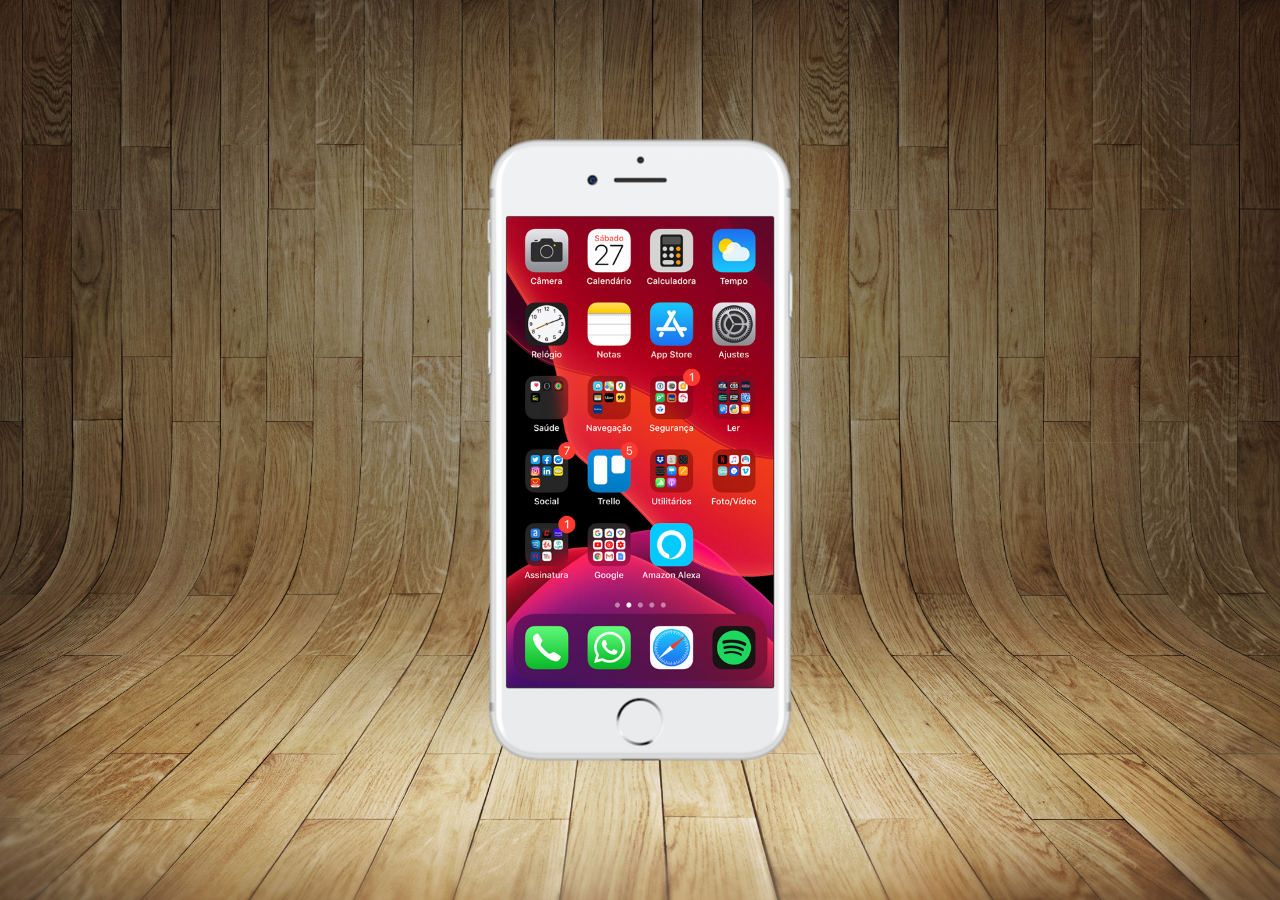
<file: index.html>
<!DOCTYPE html>
<html lang="pt-br">
<head>
    <meta charset="UTF-8">
    <meta name="viewport" content="width=device-width, initial-scale=1.0">
    <title>Projeto Redes Sociais</title>
    <link rel="shortcut icon" href="favicon.ico" type="image/x-icon">
    <link rel="stylesheet" href="estilos/style.css">
</head>
<body>
    <main>
        <section id="telefone">
            <iframe src="home.html" name="tela" id="tela" frameborder="0"></iframe>
        </section>
        <section id="redes-sociais">

        </section>
    </main>
</body>
</html>
</file>
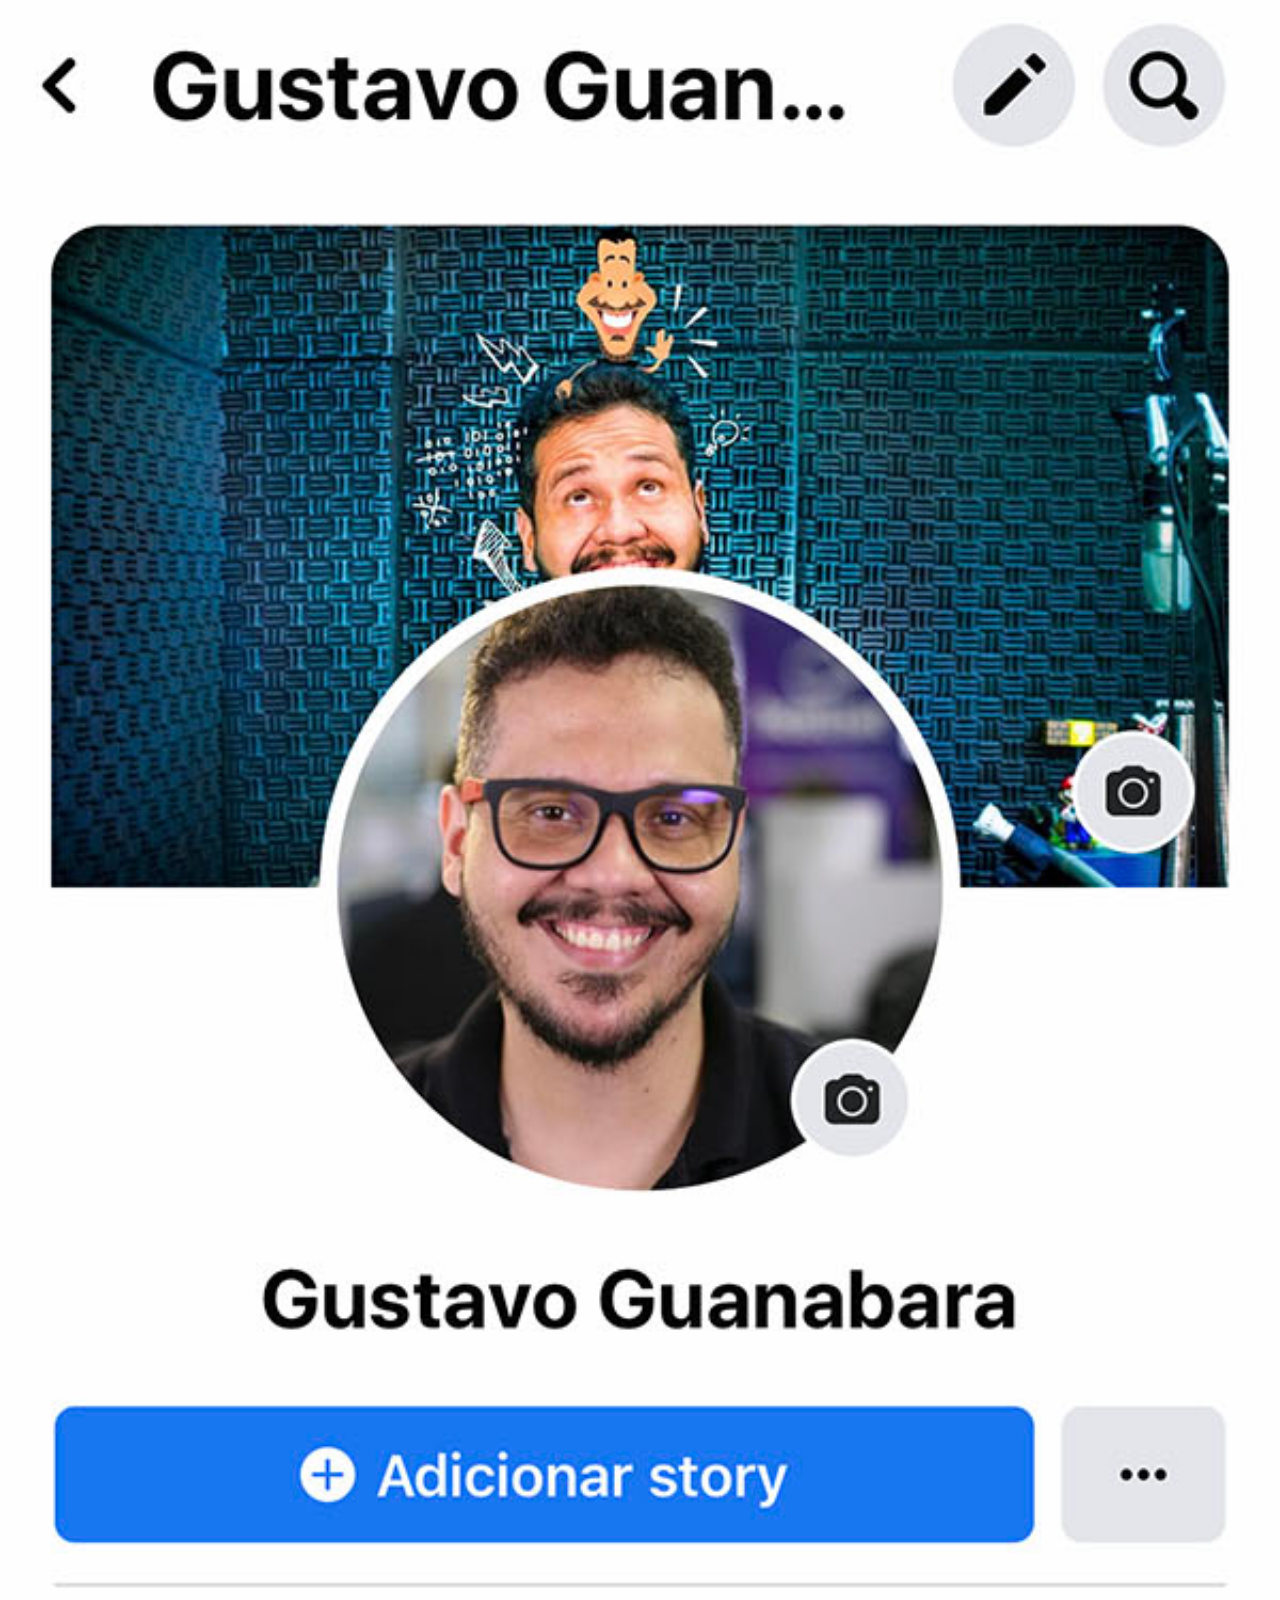
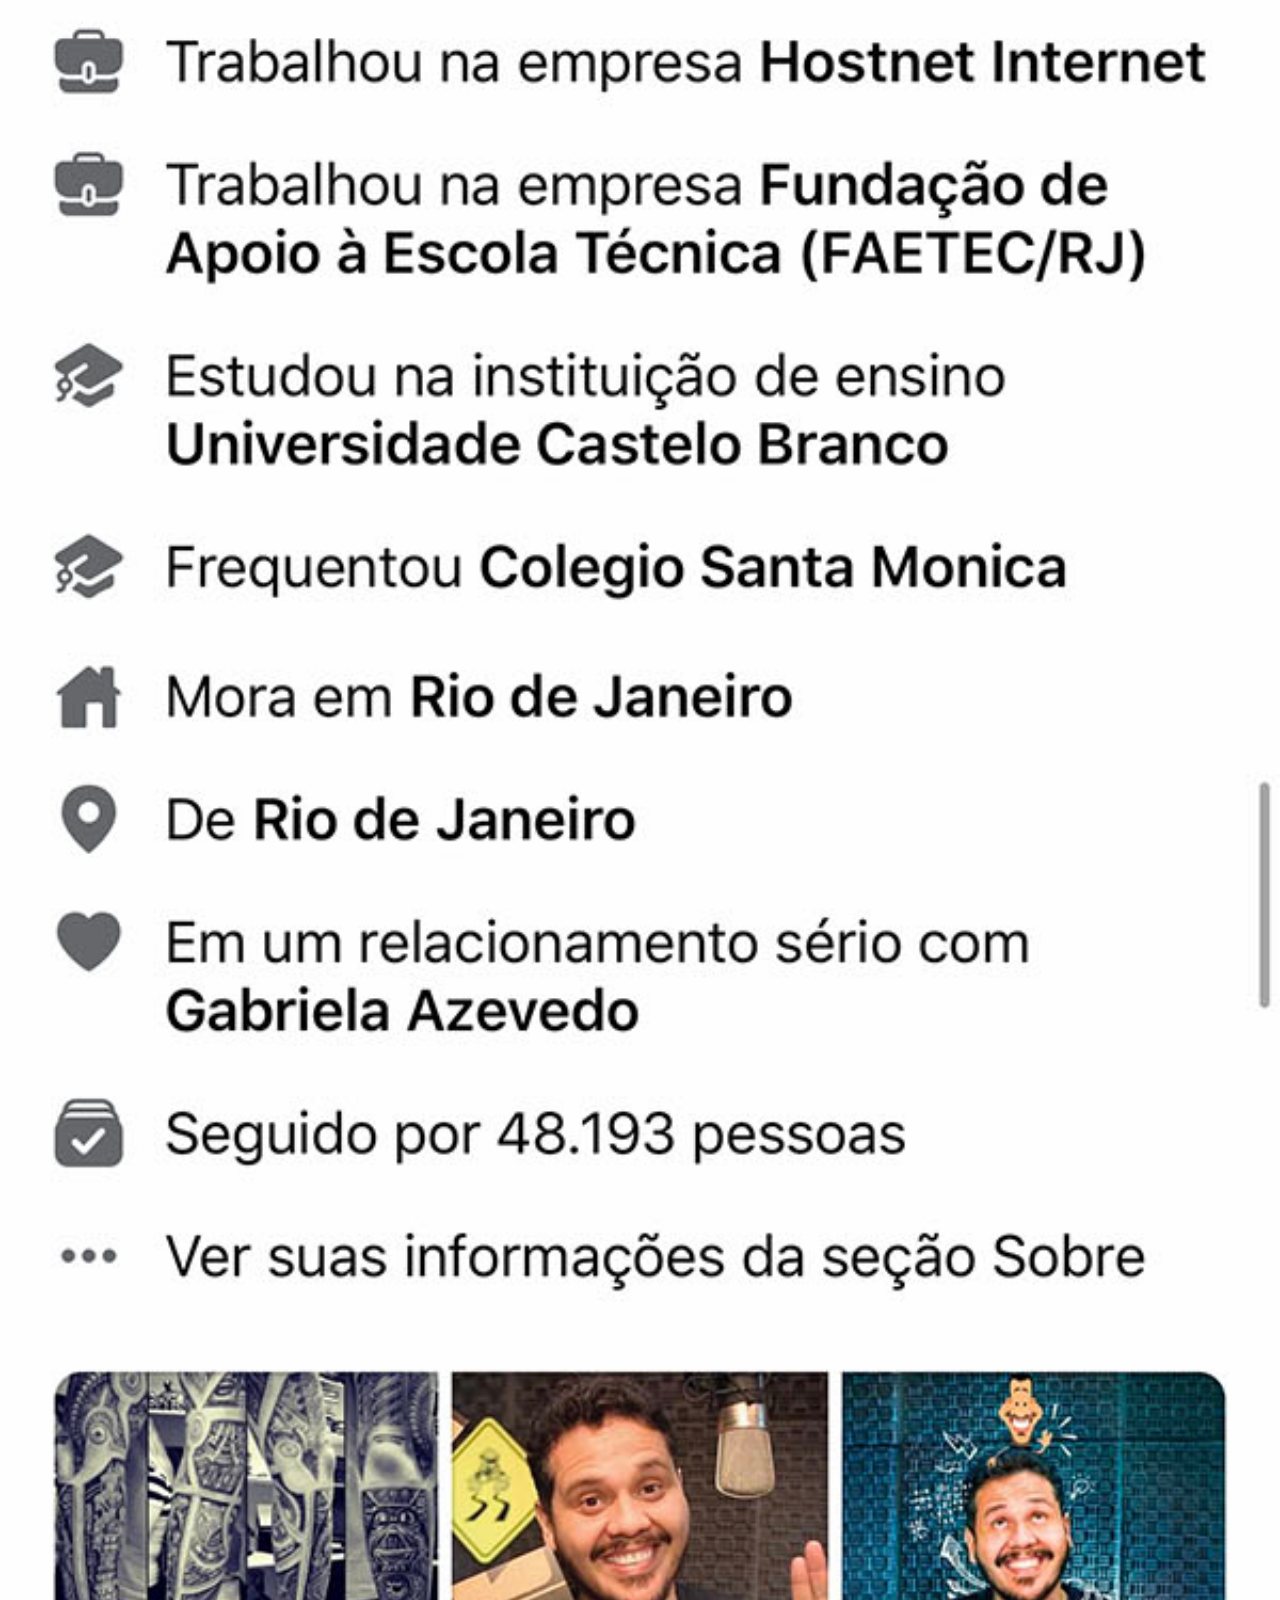
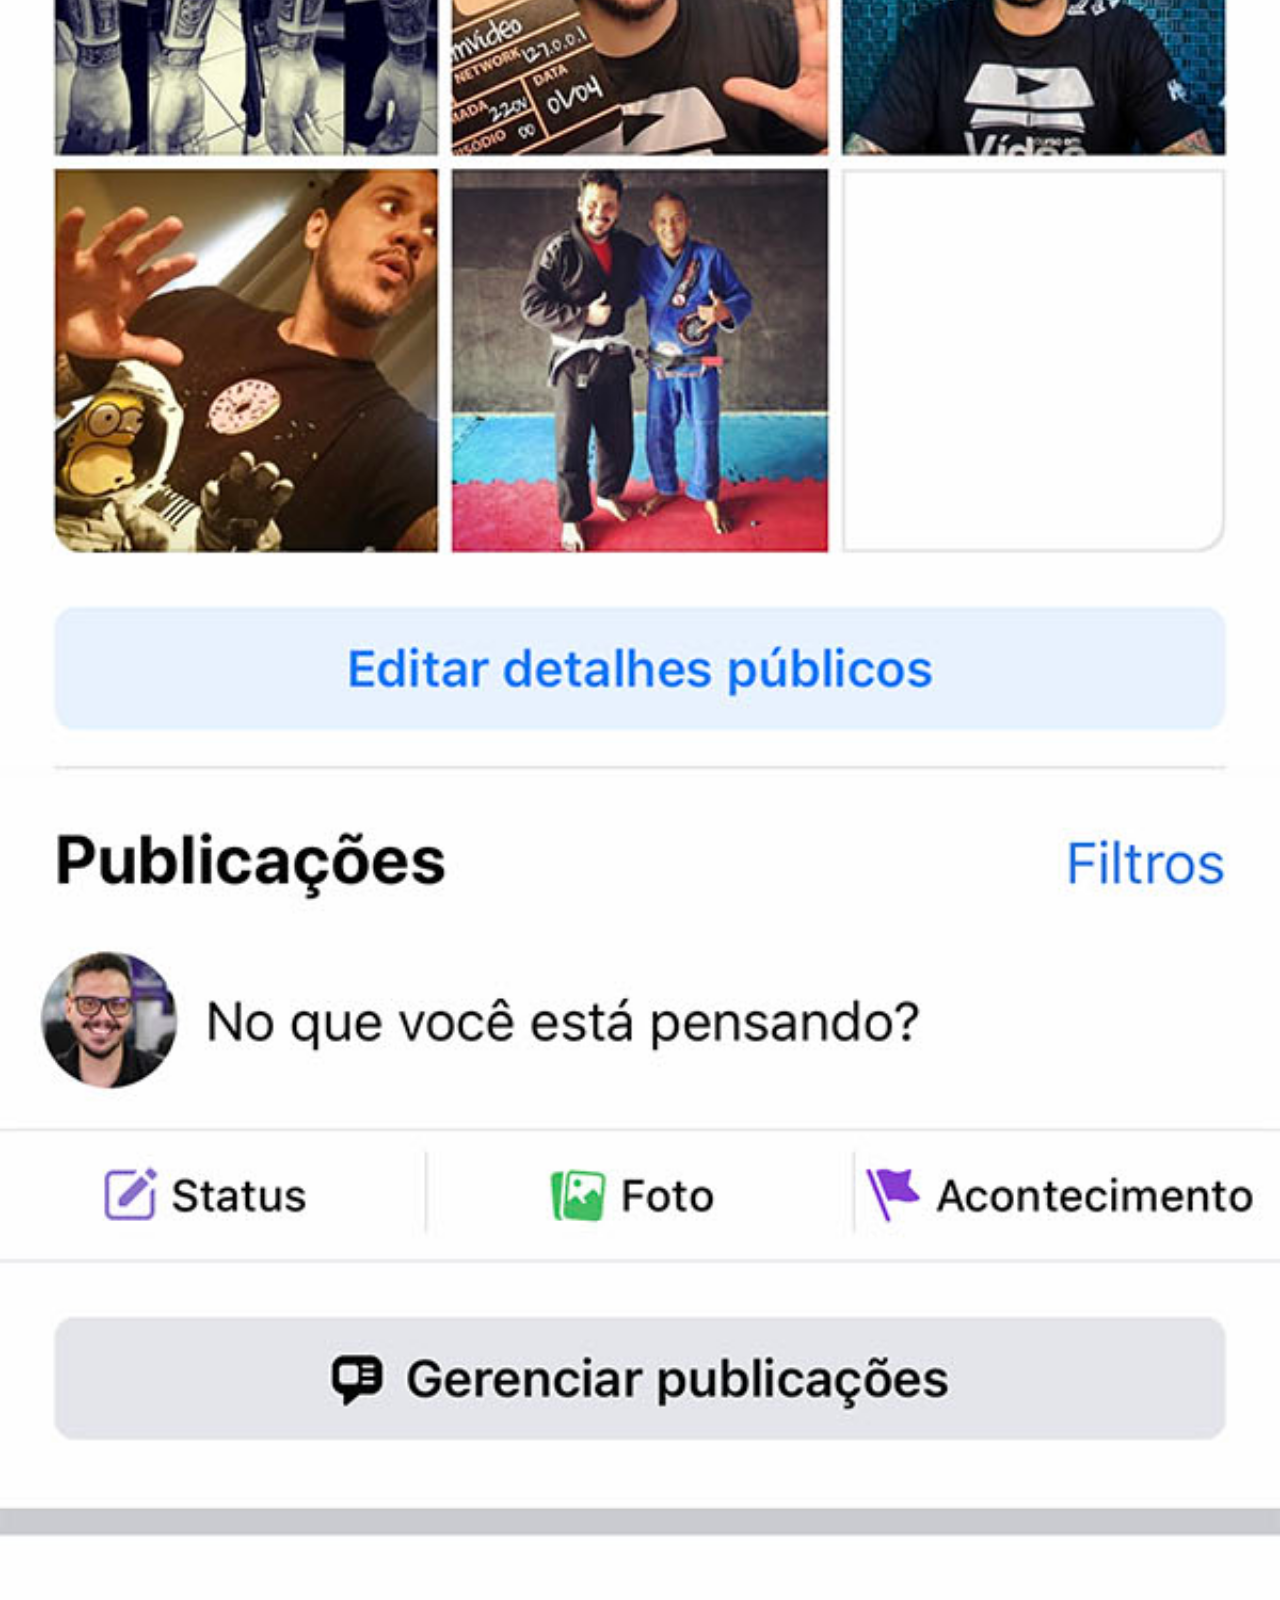
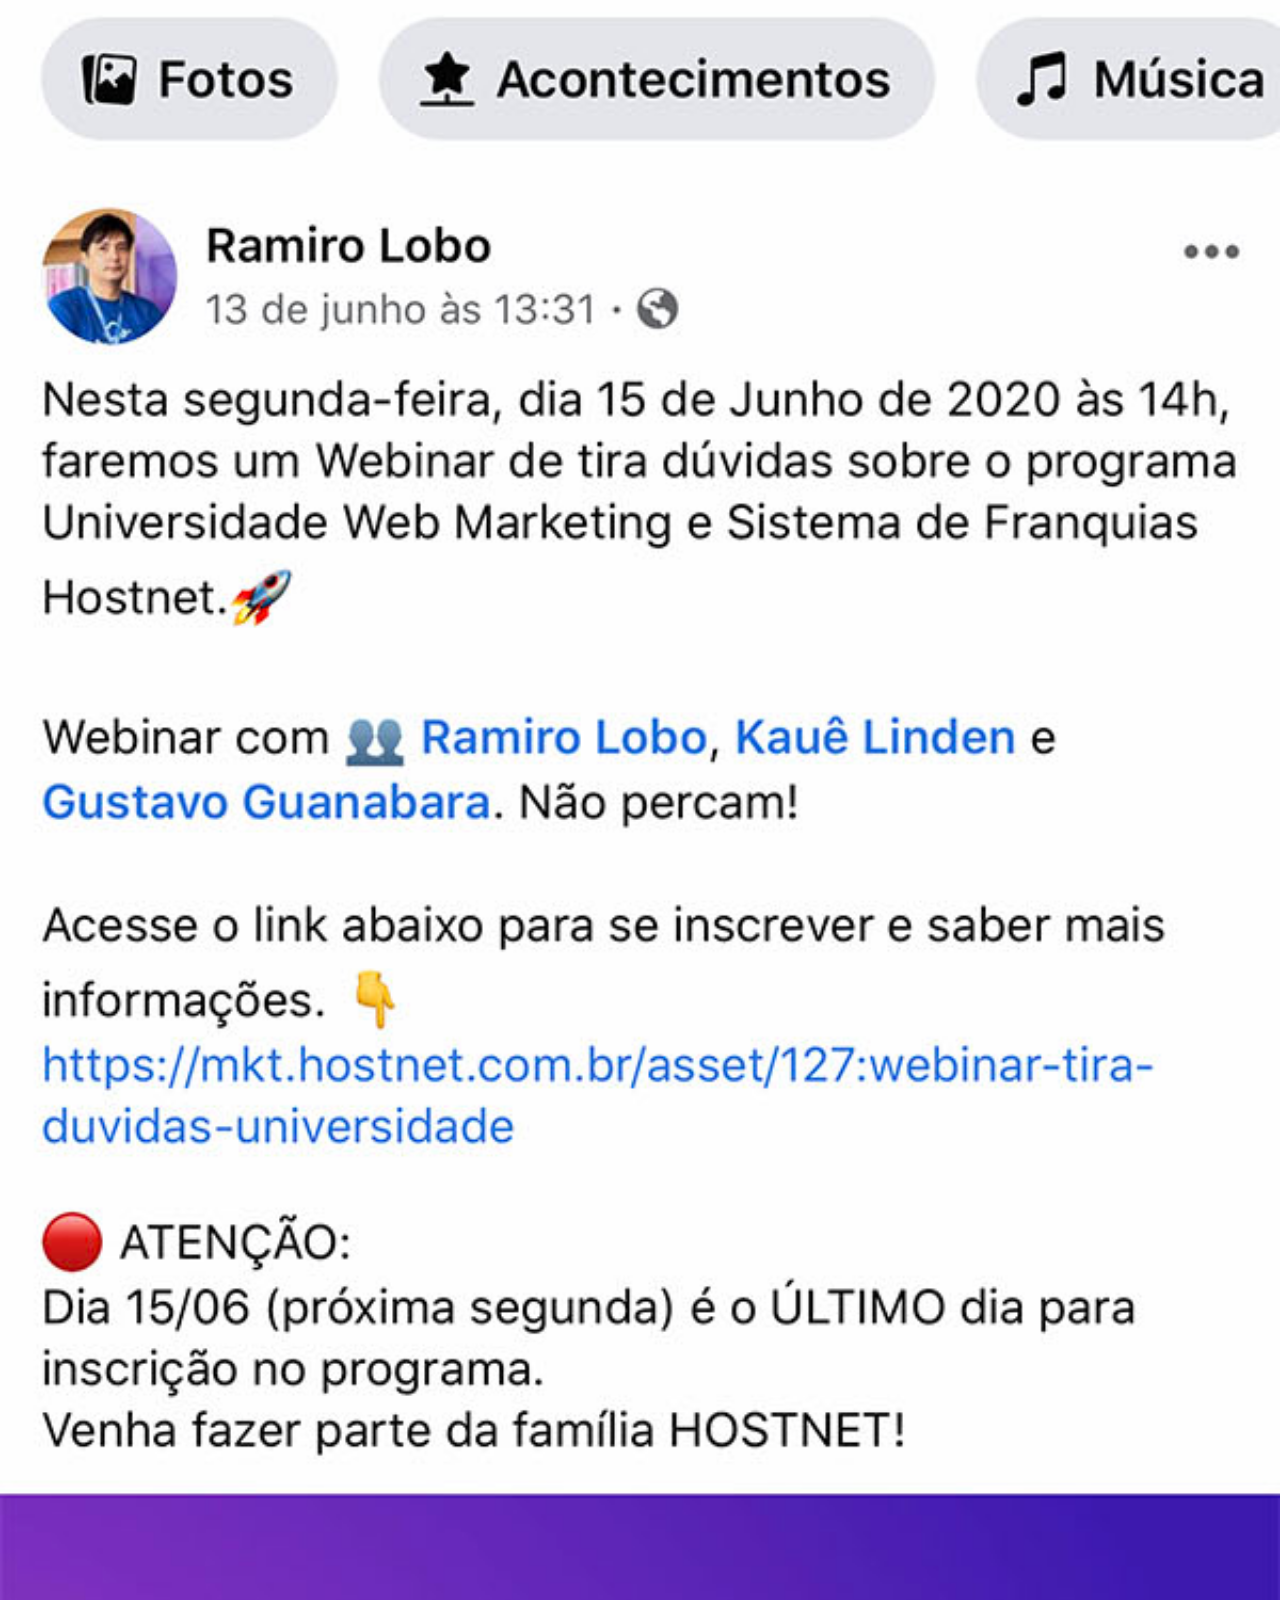
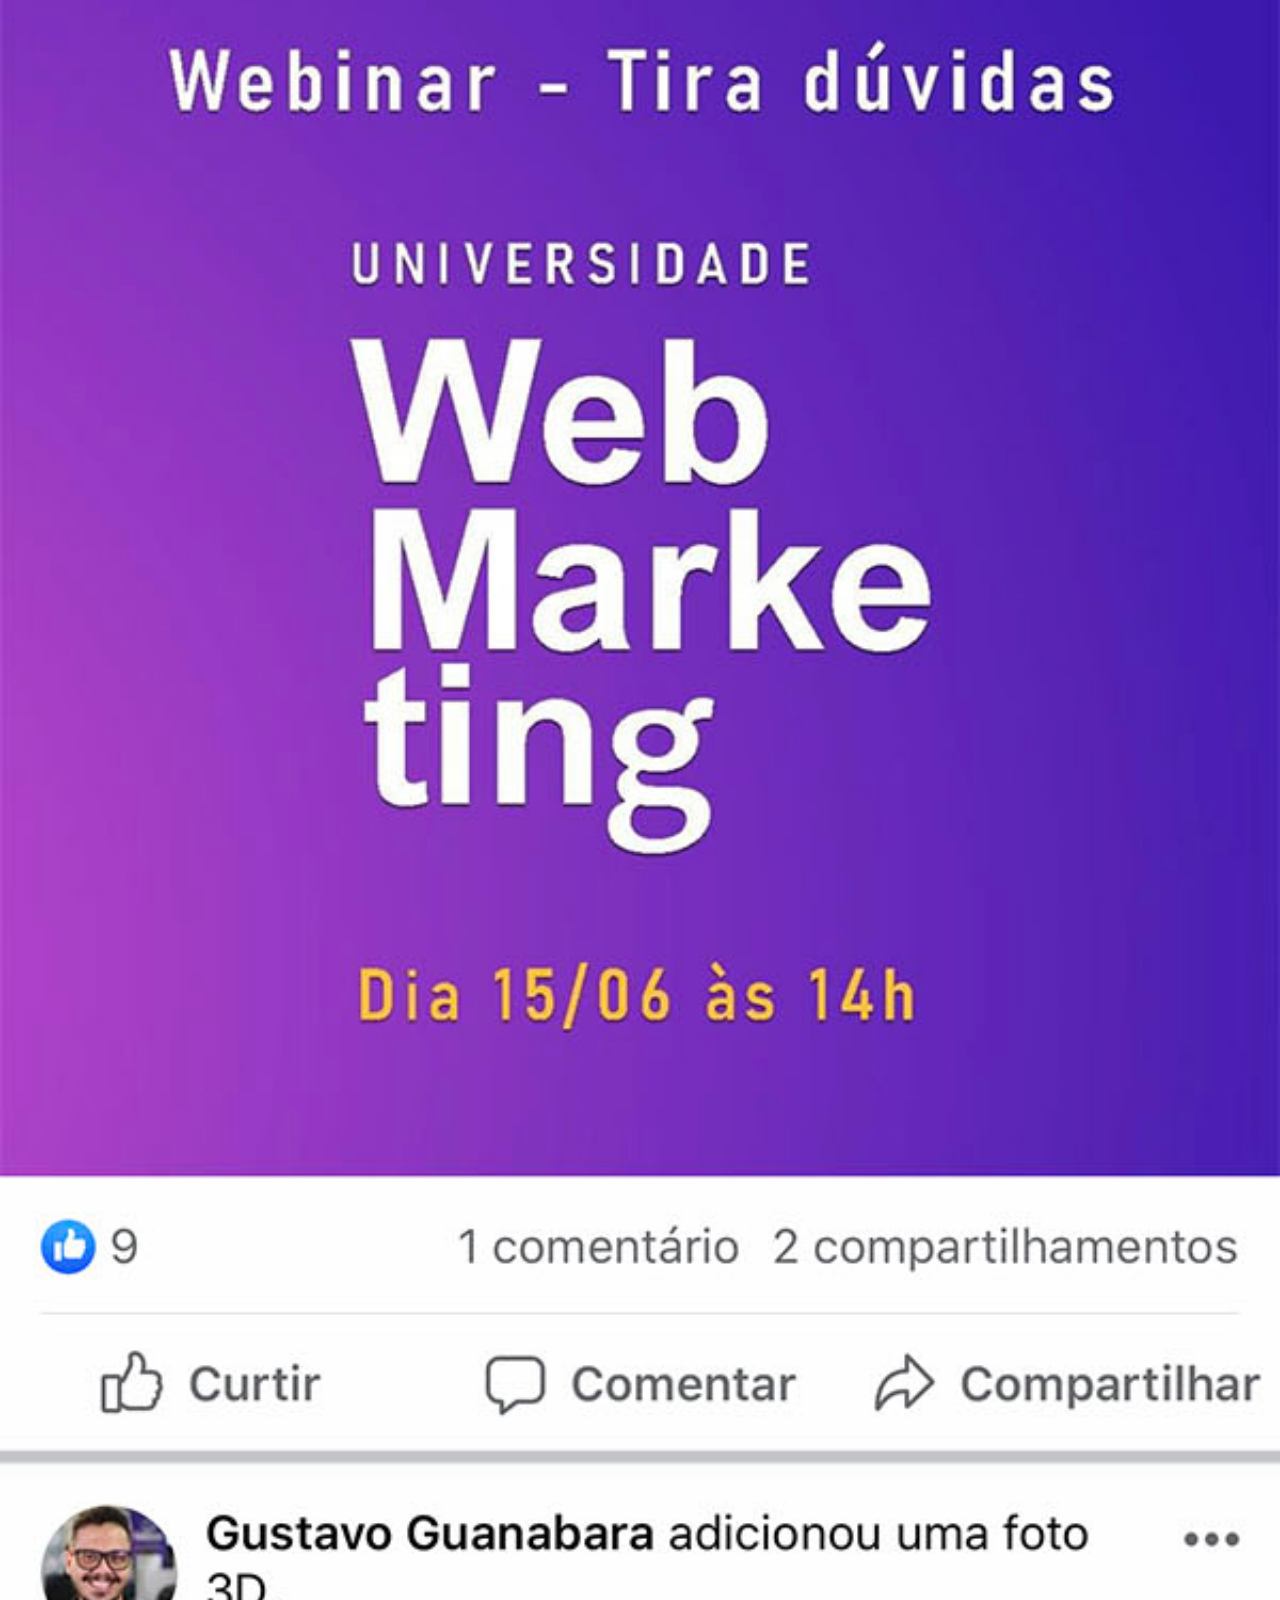
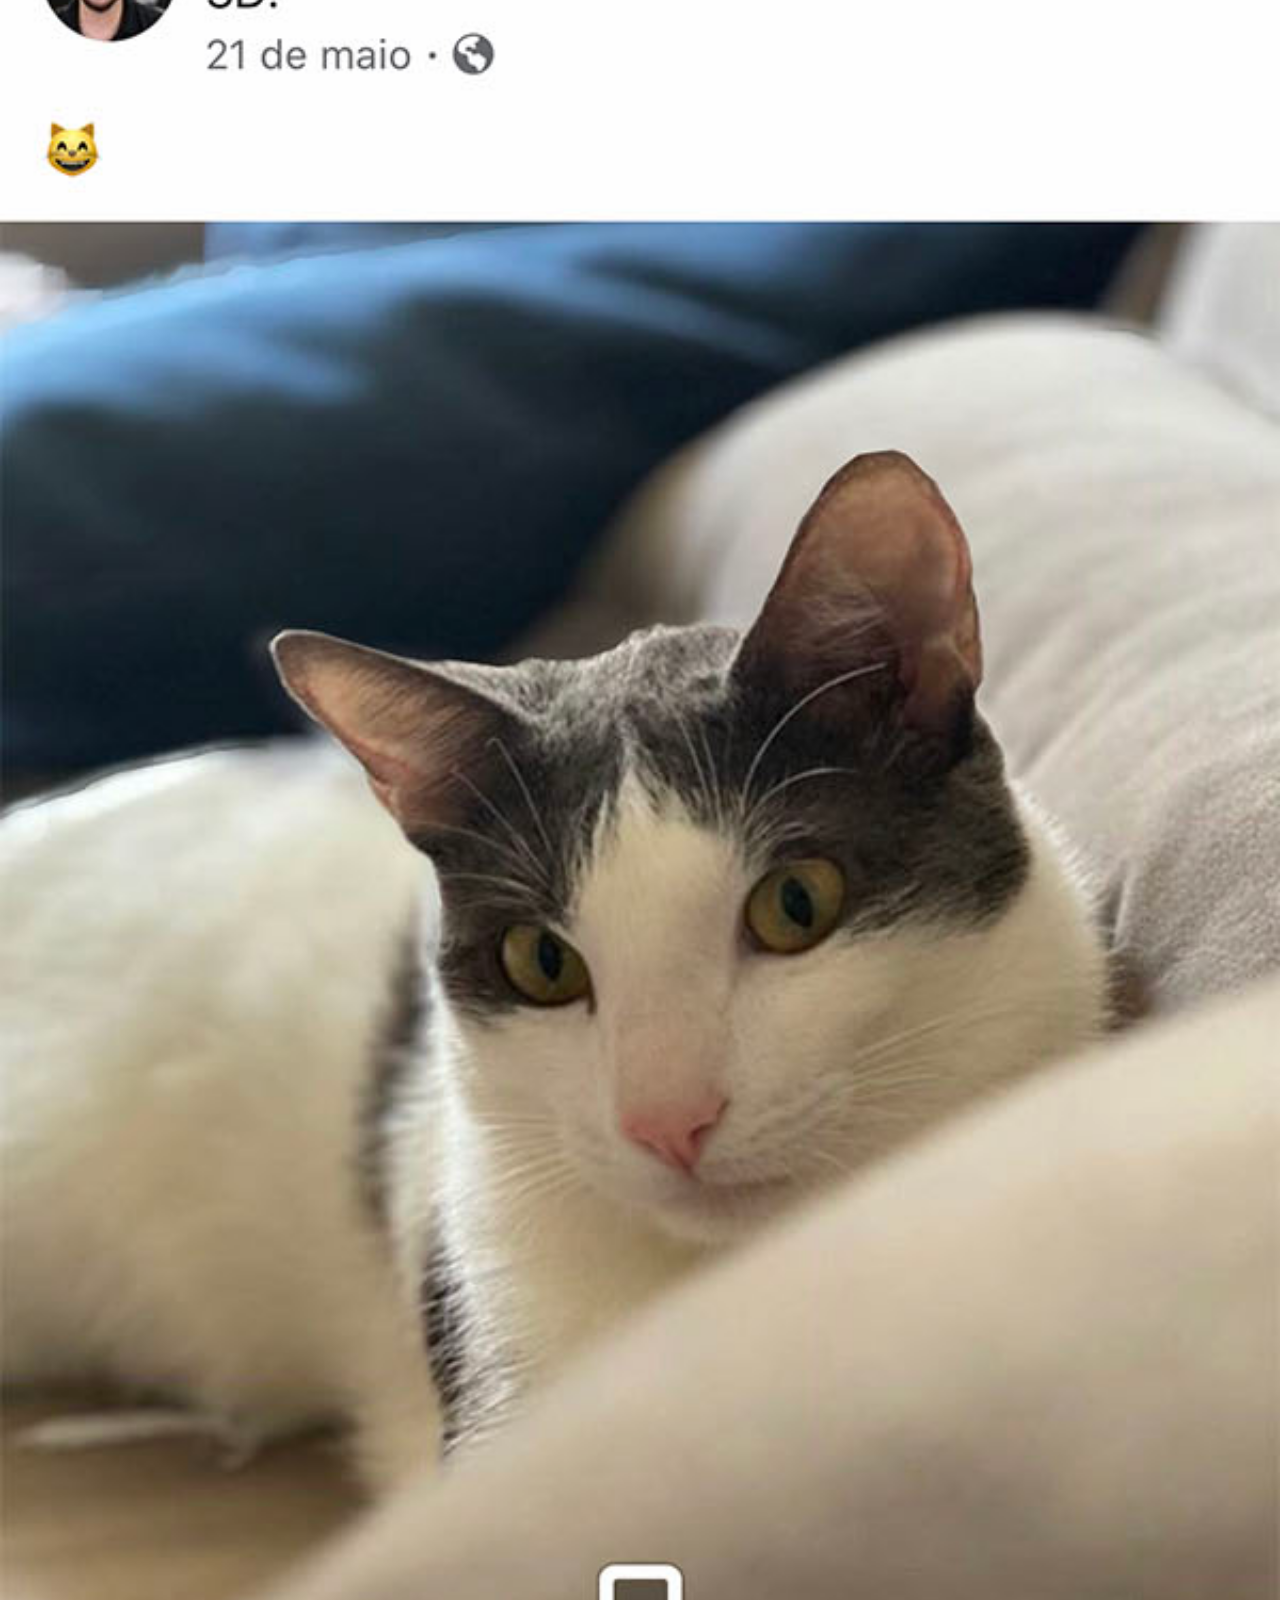
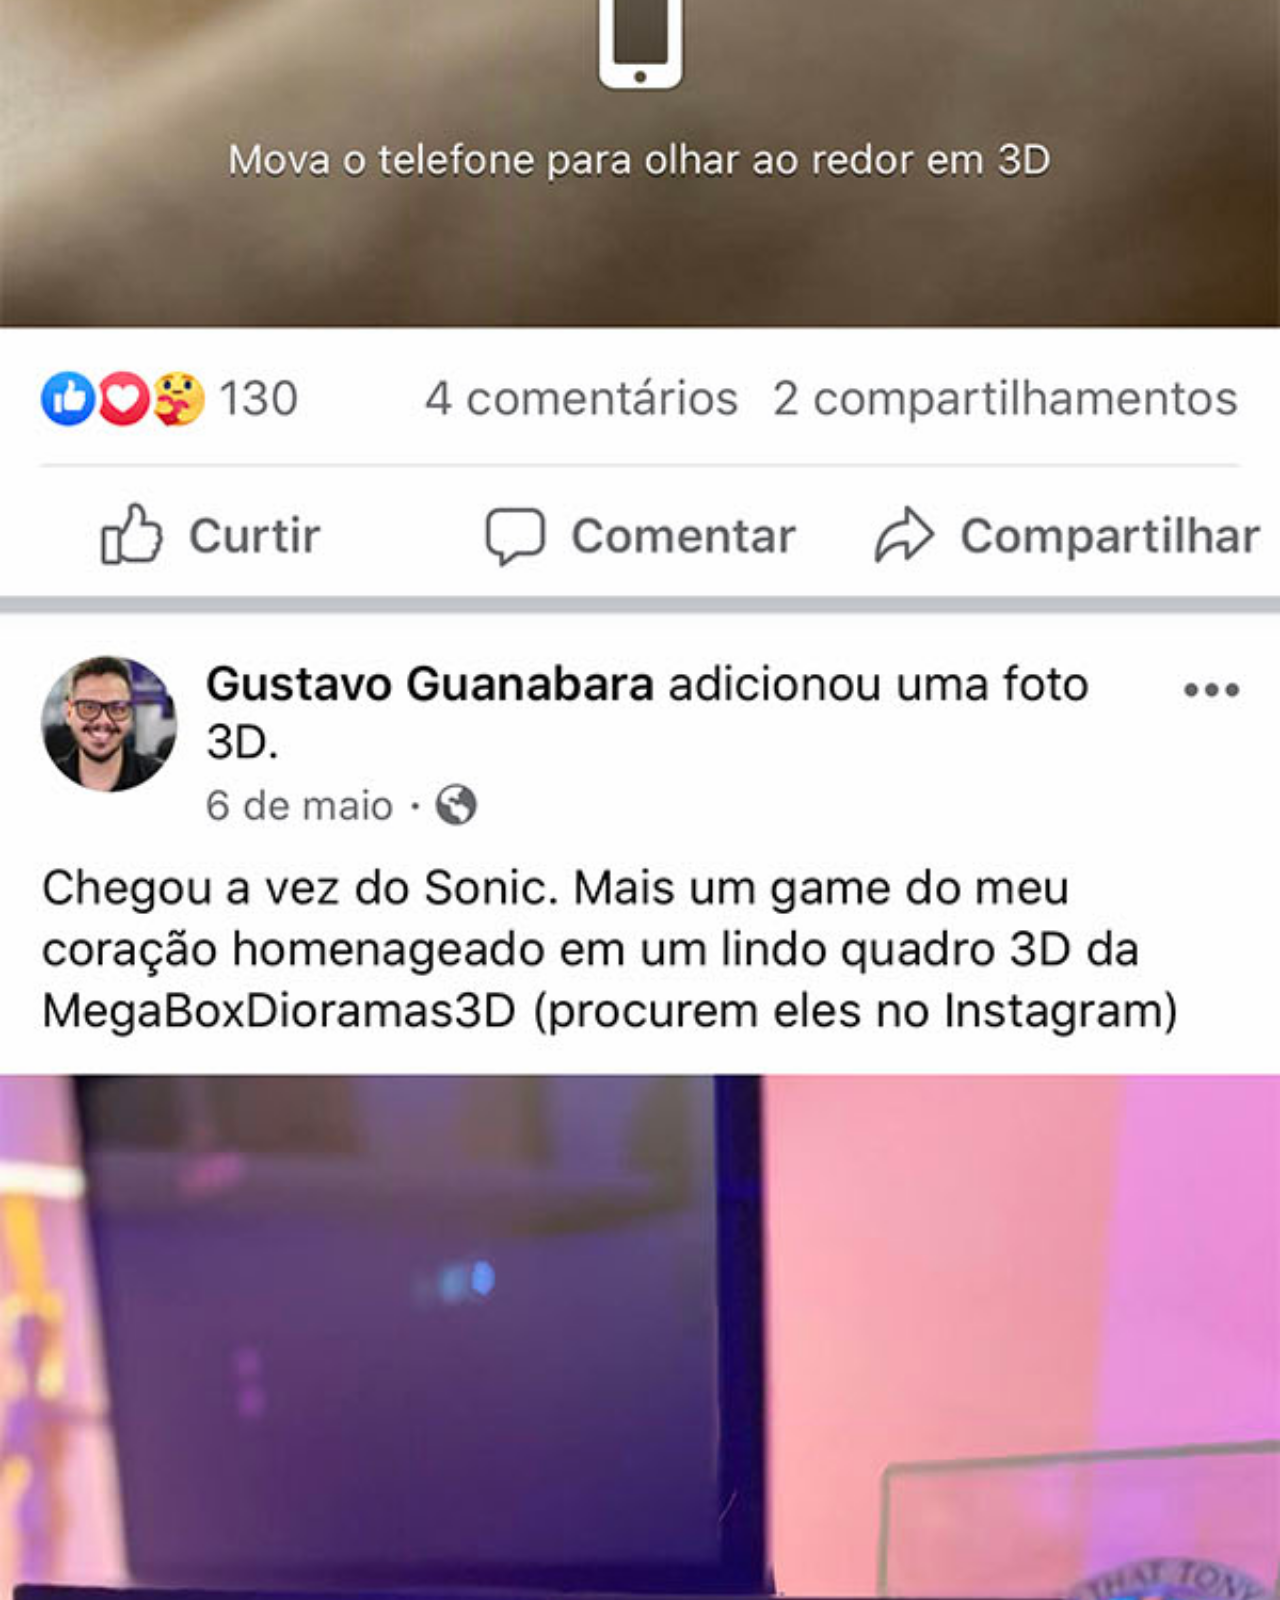
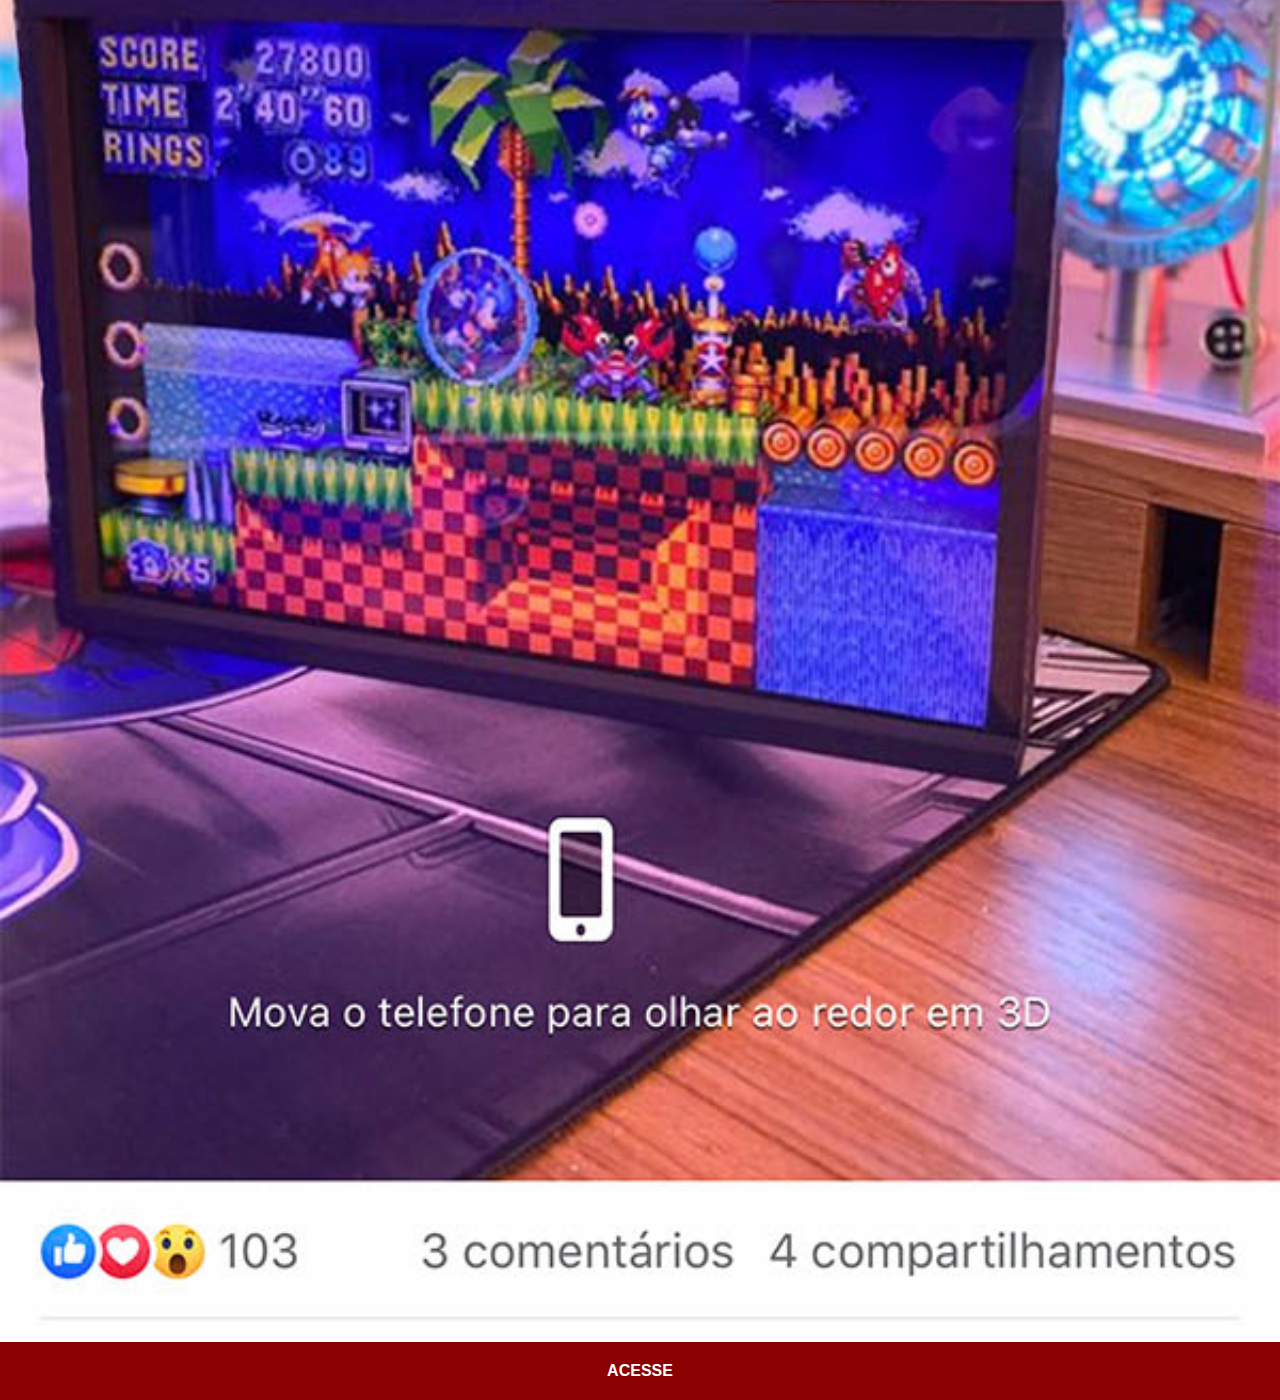
<file: facebook.html>
<!DOCTYPE html>
<html lang="pt-br">
<head>
    <meta charset="UTF-8">
    <meta name="viewport" content="width=device-width, initial-scale=1.0">
    <title>Document</title>
    <link rel="stylesheet" href="estilos/social.css">
</head>
<body>
    <img src="imagens/tela-facebook.jpg" alt="facebook">
    <a href="https://www.facebook.com/gustavoguanabara" target="_blank">ACESSE</a>
</body>
</html>
</file>
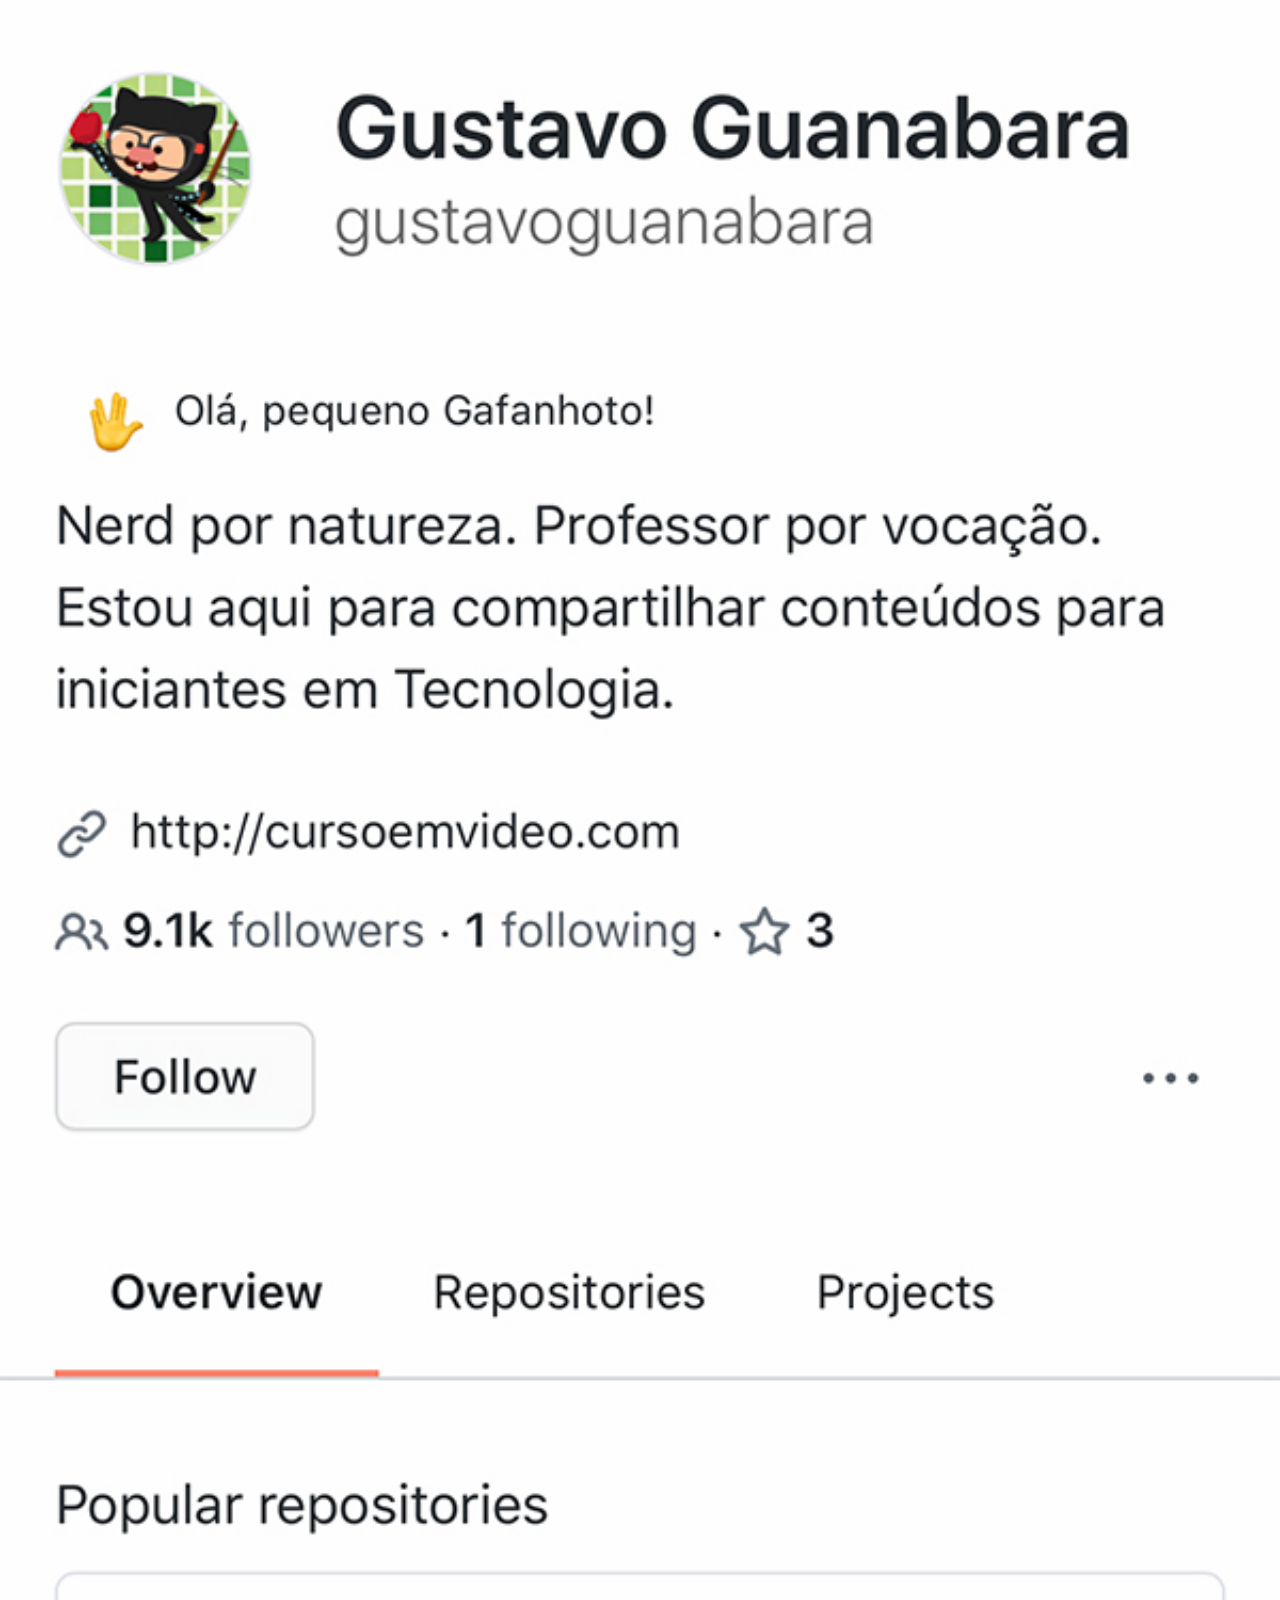
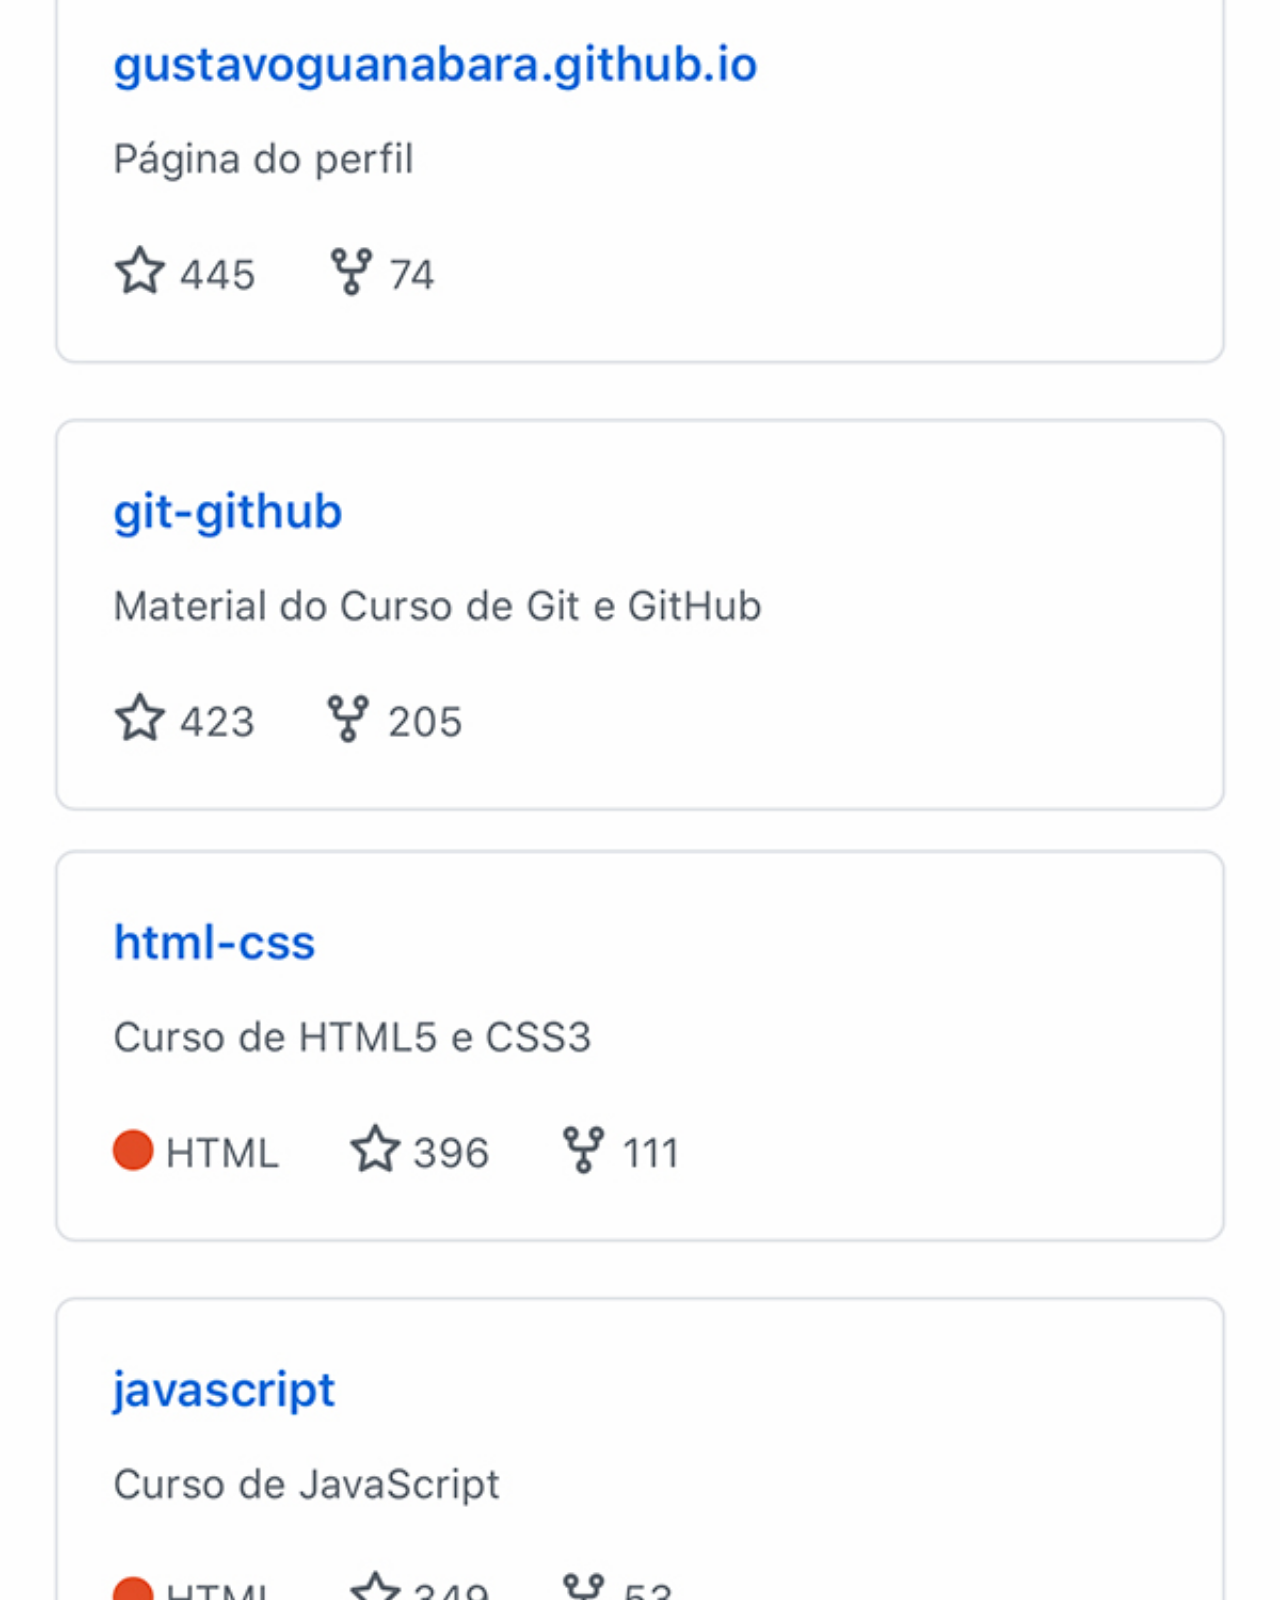
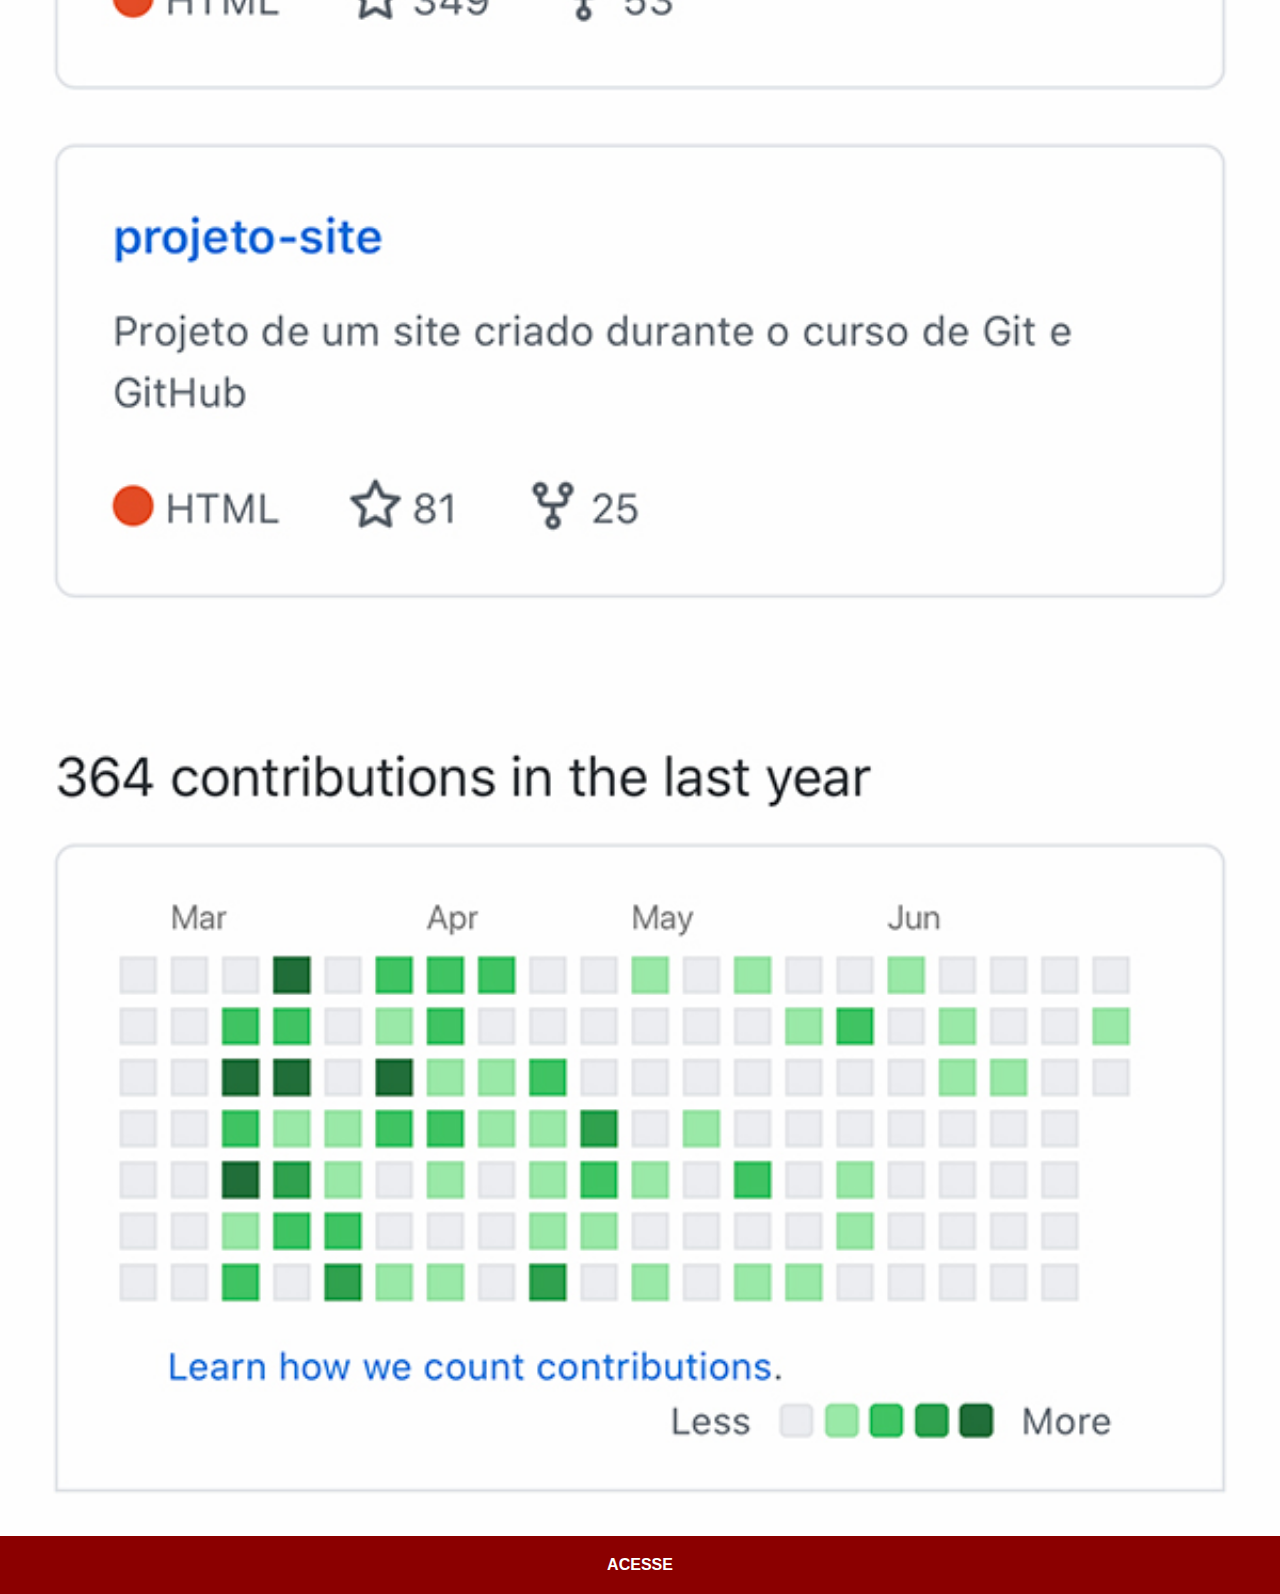
<file: github.html>
<!DOCTYPE html>
<html lang="pt-br">
<head>
    <meta charset="UTF-8">
    <meta name="viewport" content="width=device-width, initial-scale=1.0">
    <title>Document</title>
    <link rel="stylesheet" href="estilos/social.css">

</head>
<body>
    <img src="imagens/tela-github.jpg" alt="Github">
    <a href="https://github.com/professorguanabara" target="_blank">ACESSE</a>
</body>
</html>
</file>
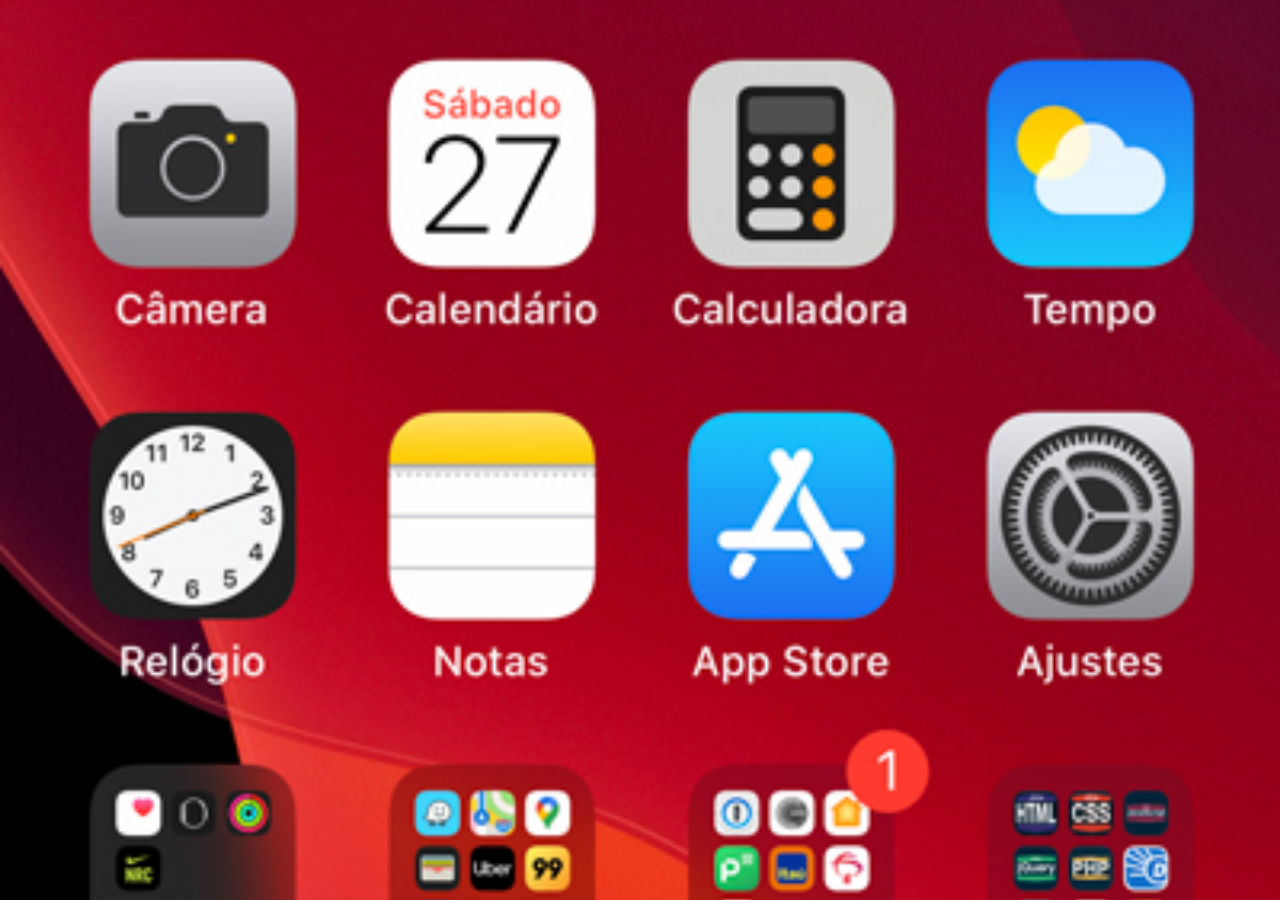
<file: home.html>
<!DOCTYPE html>
<html lang="pt-br">
<head>
    <meta charset="UTF-8">
    <meta name="viewport" content="width=device-width, initial-scale=1.0">
    <title>Home</title>
</head>

    <style>

        * {
            margin: 0px;
            padding: 0px;
        }

        body {
            width: 100vw;
            height: 100vh;
            background: black url('imagens/tela-home.jpg') no-repeat top center;
            background-size: cover;
        }

    </style>

<body>
    
</body>
</html>
</file>
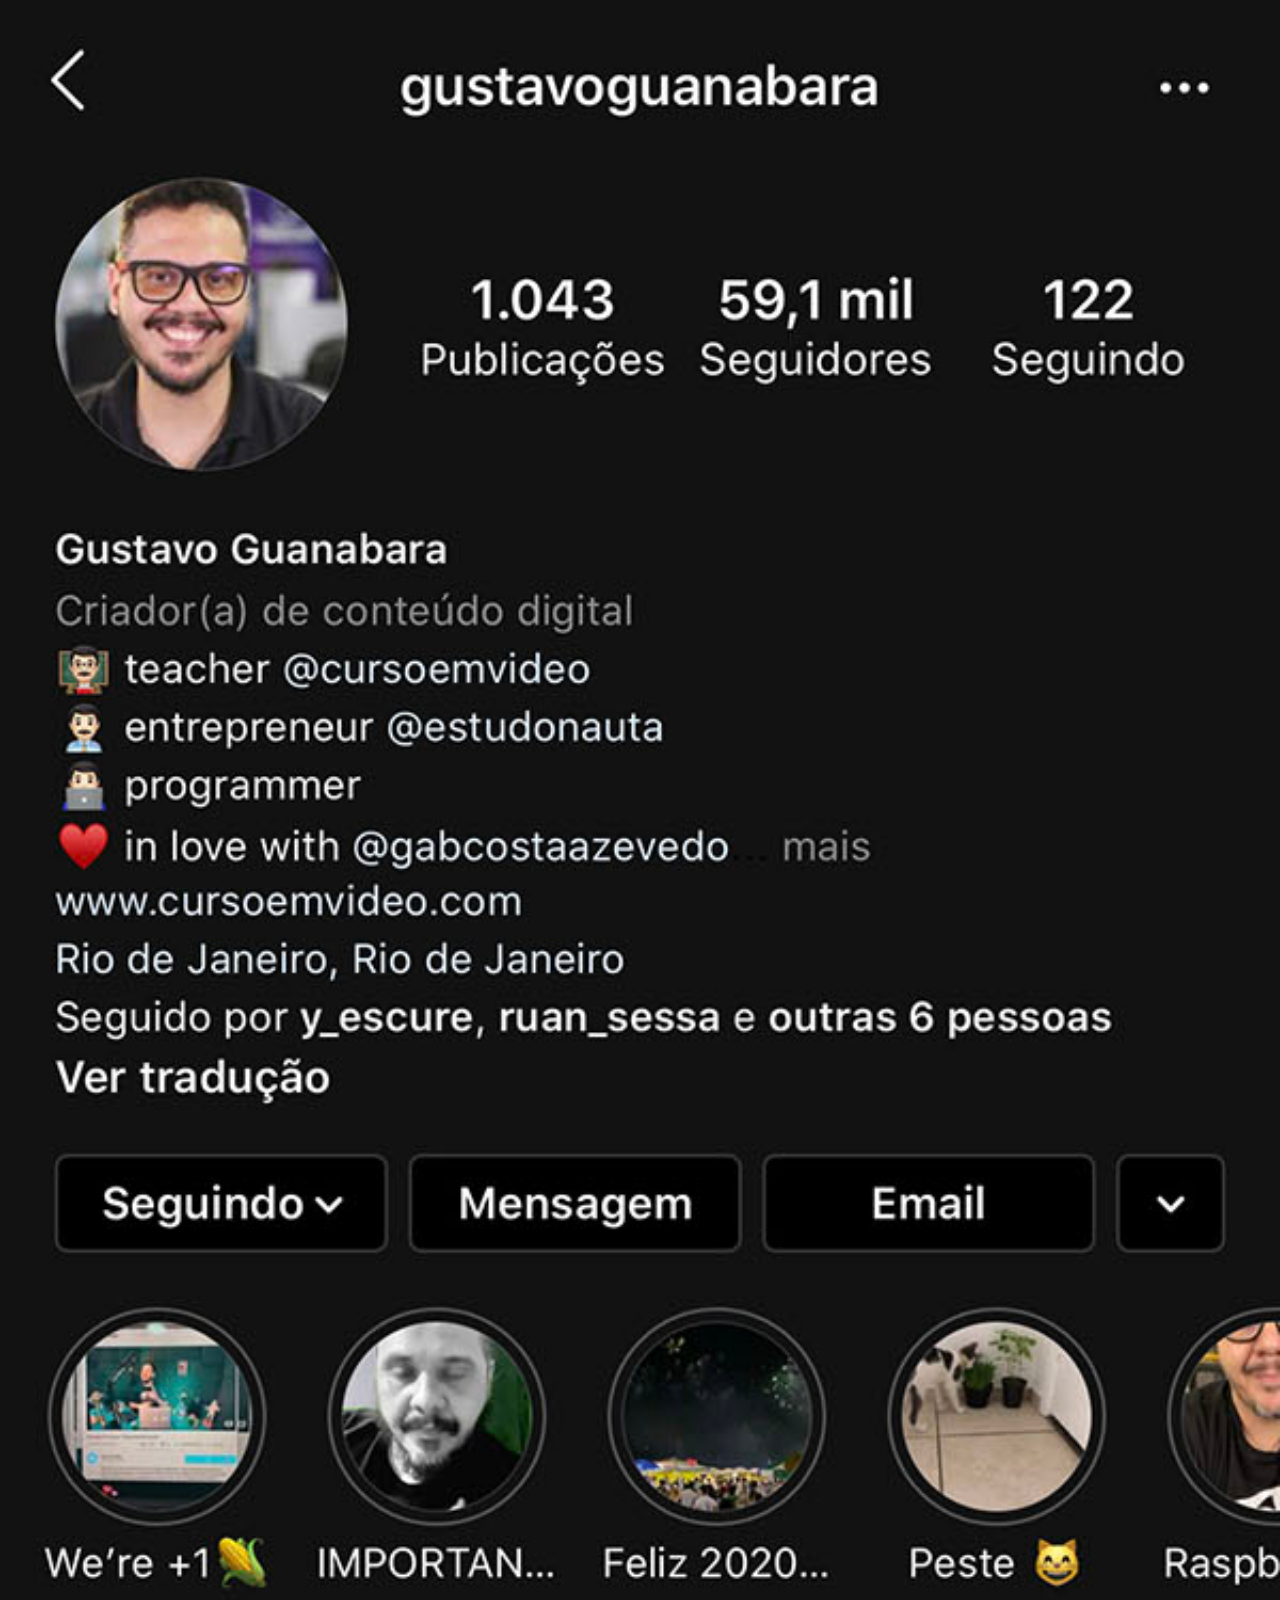
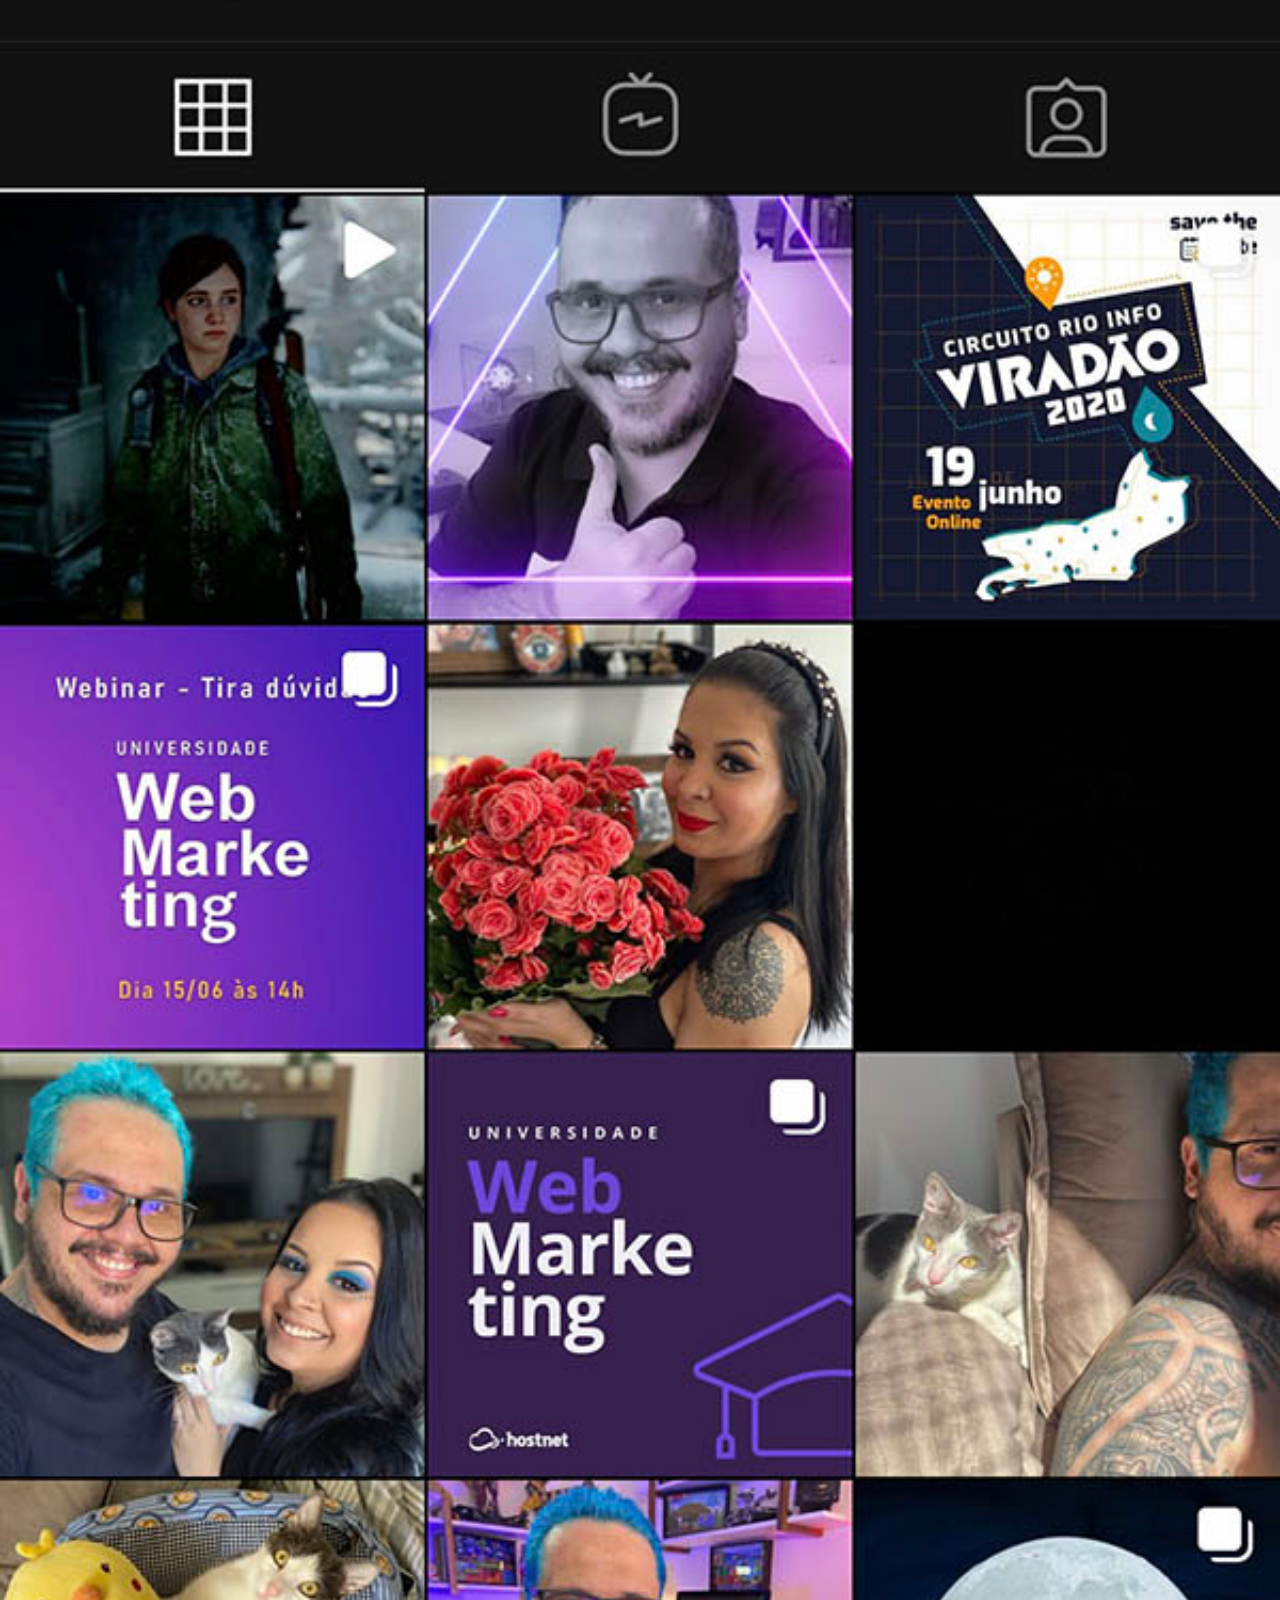
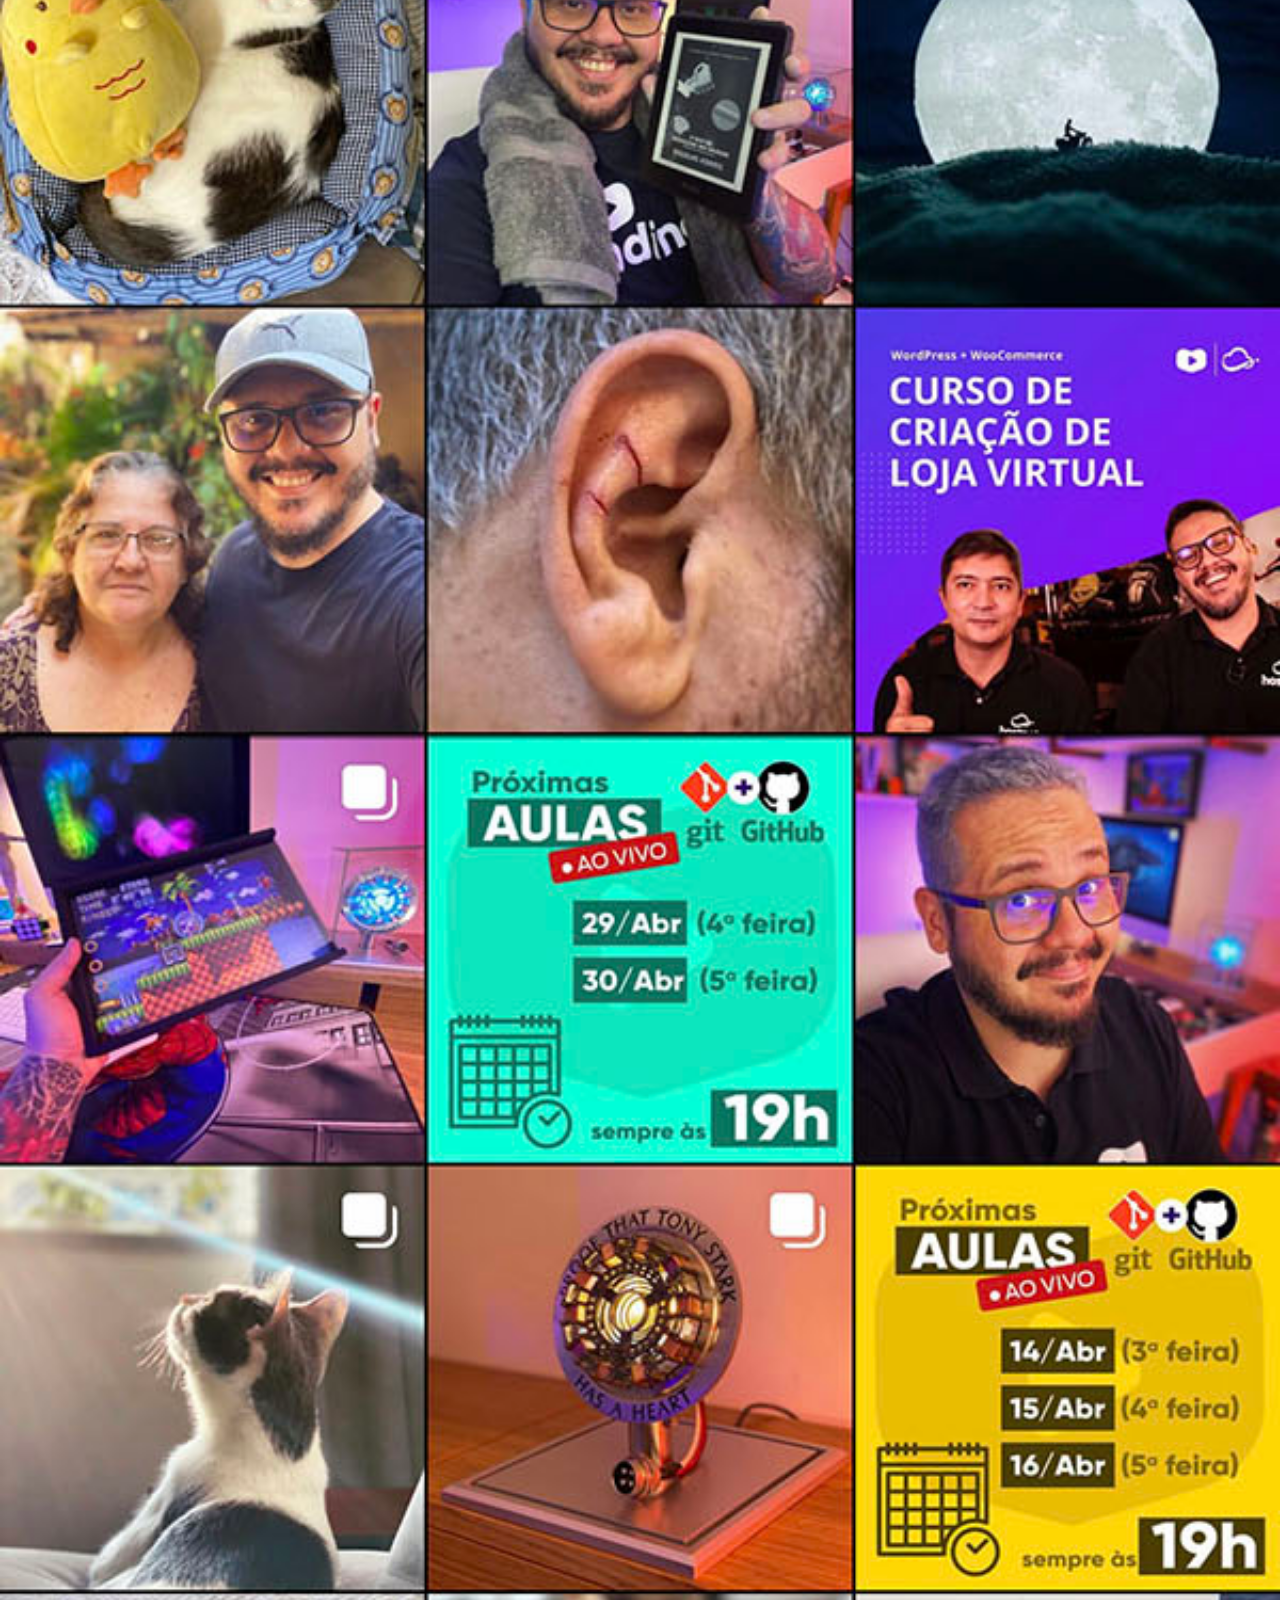
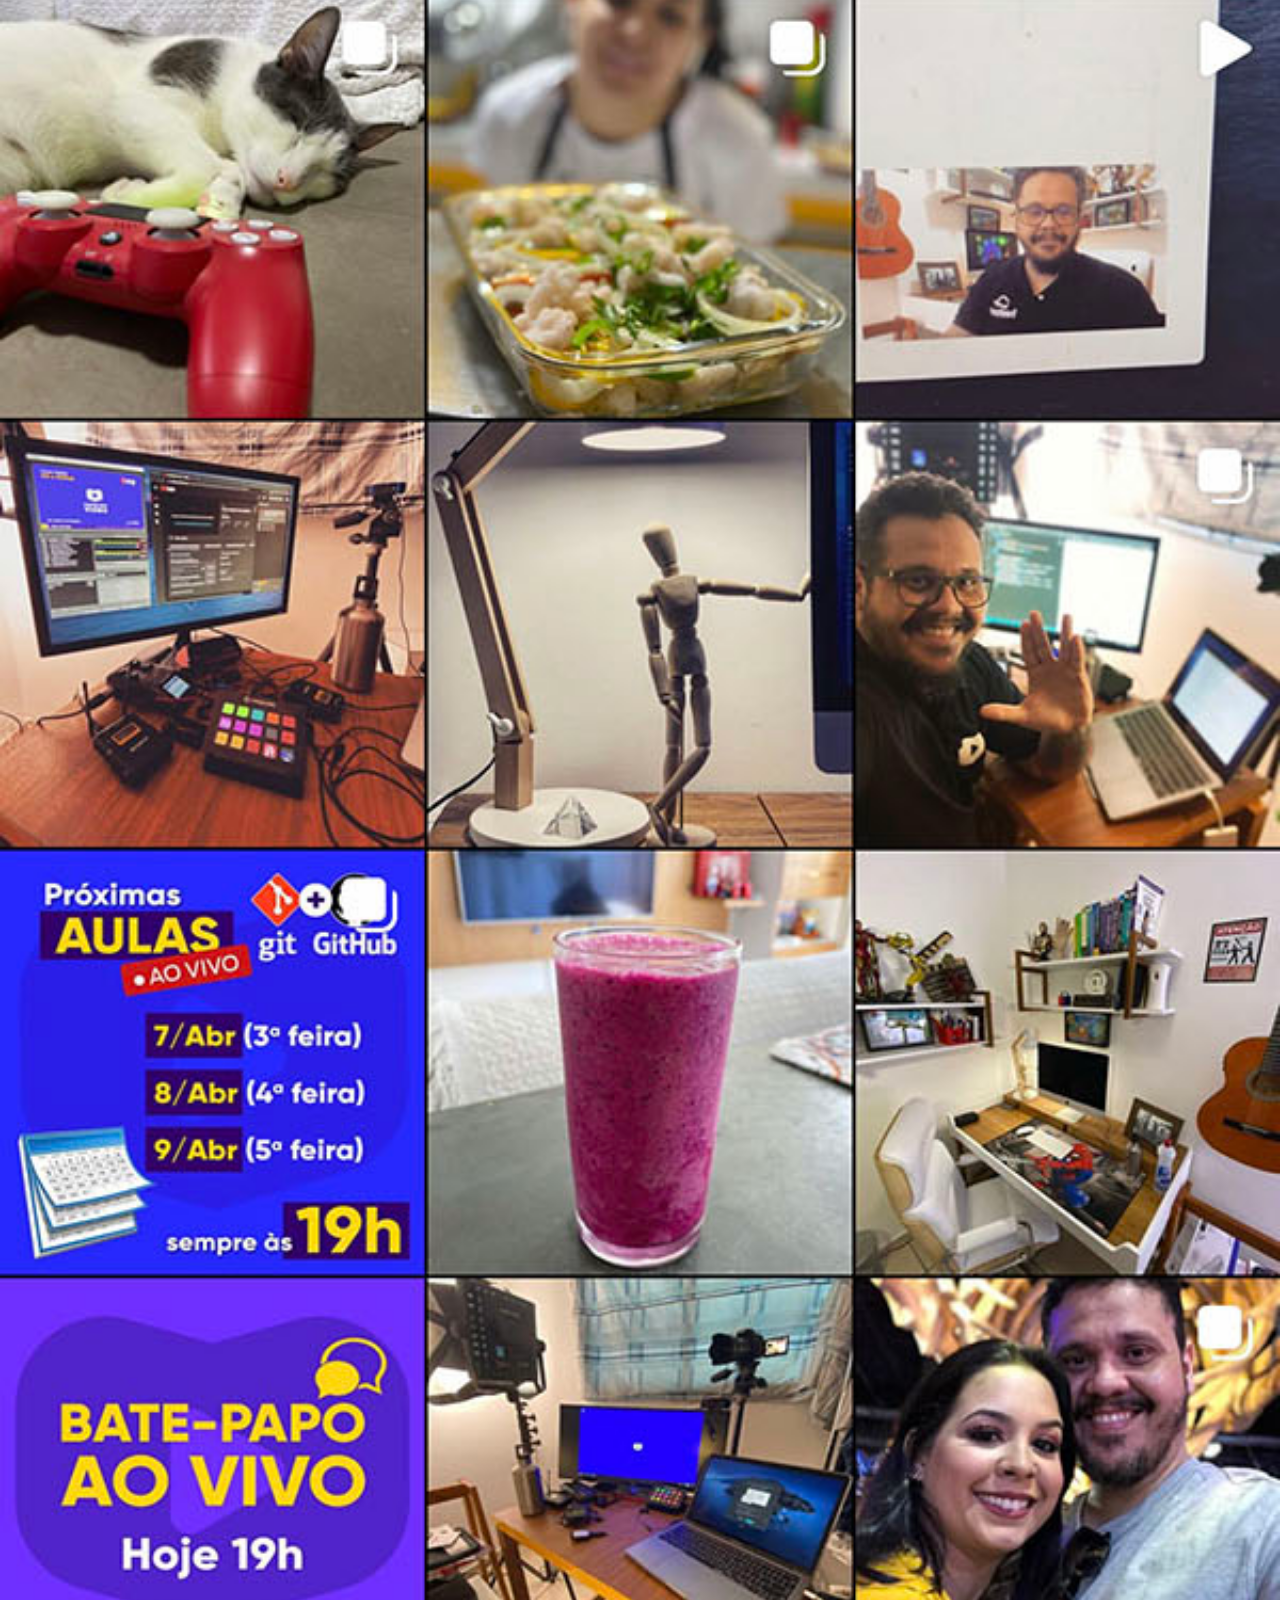
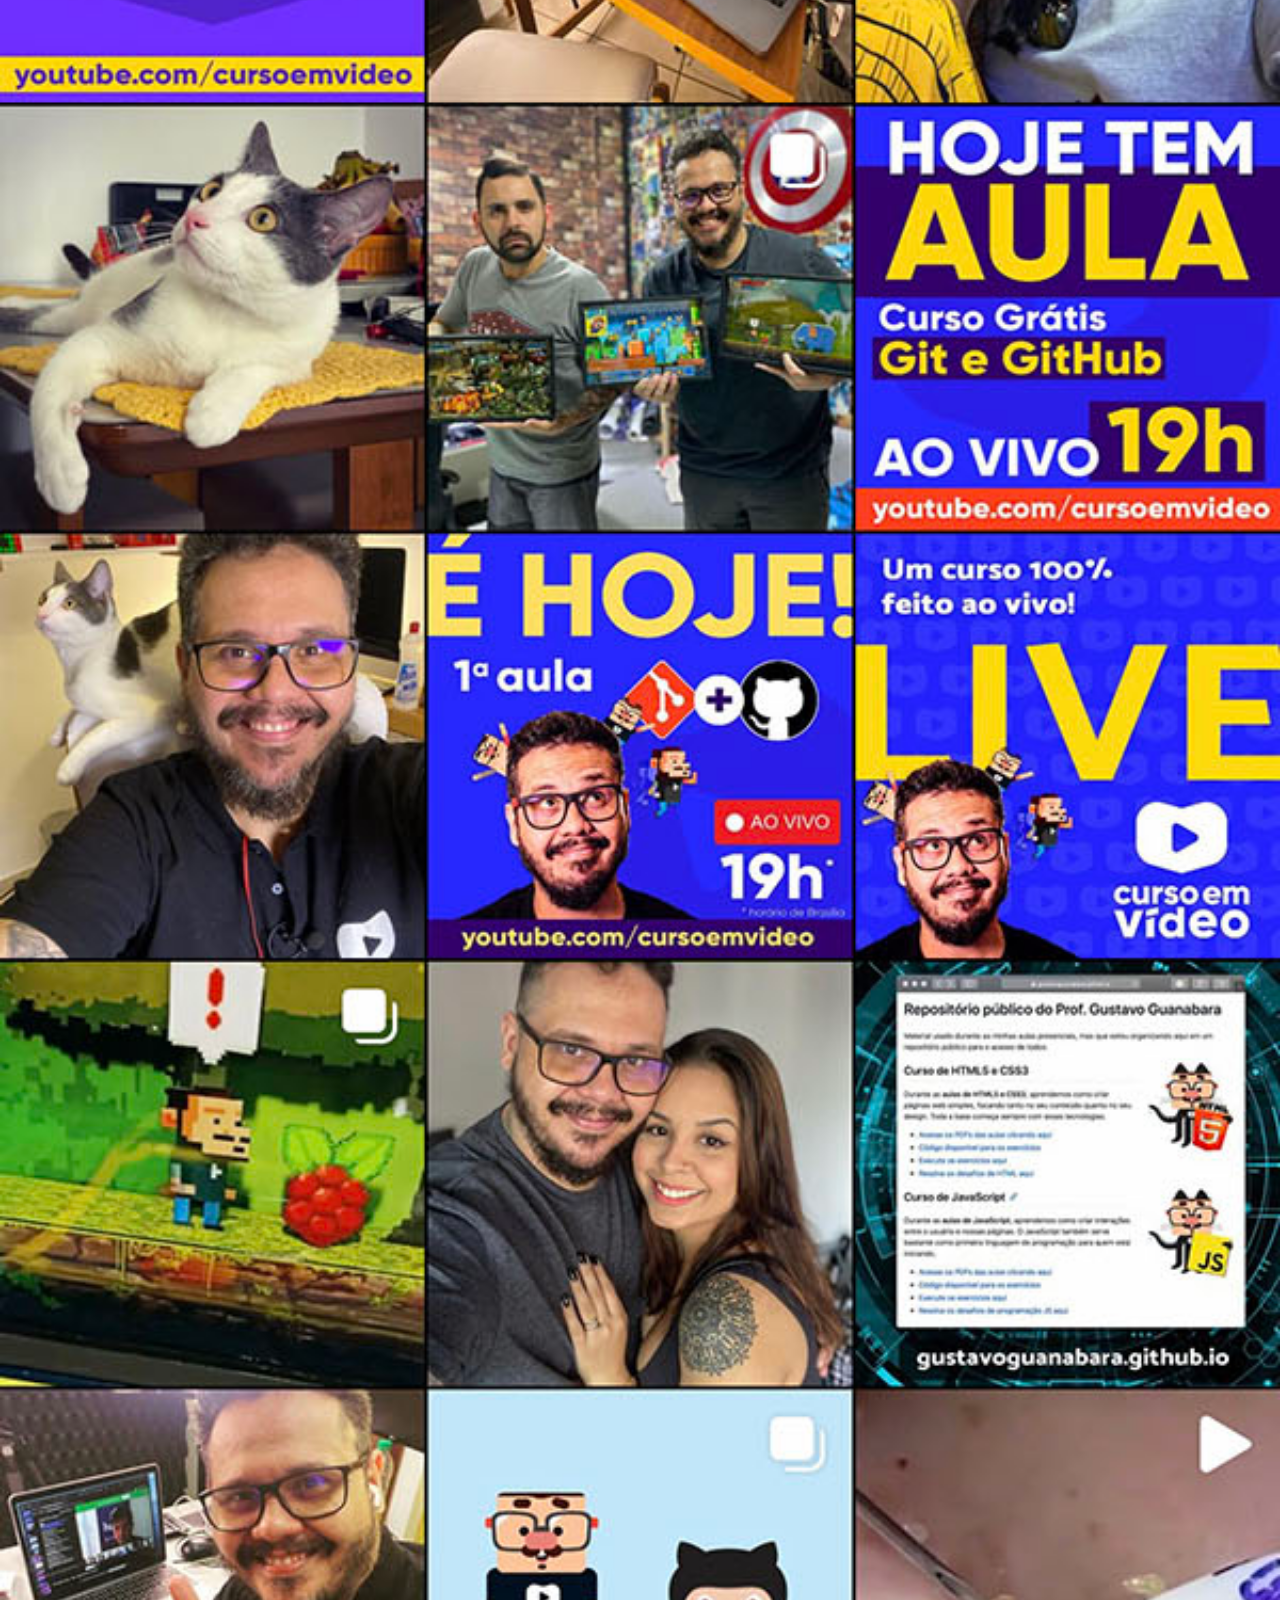
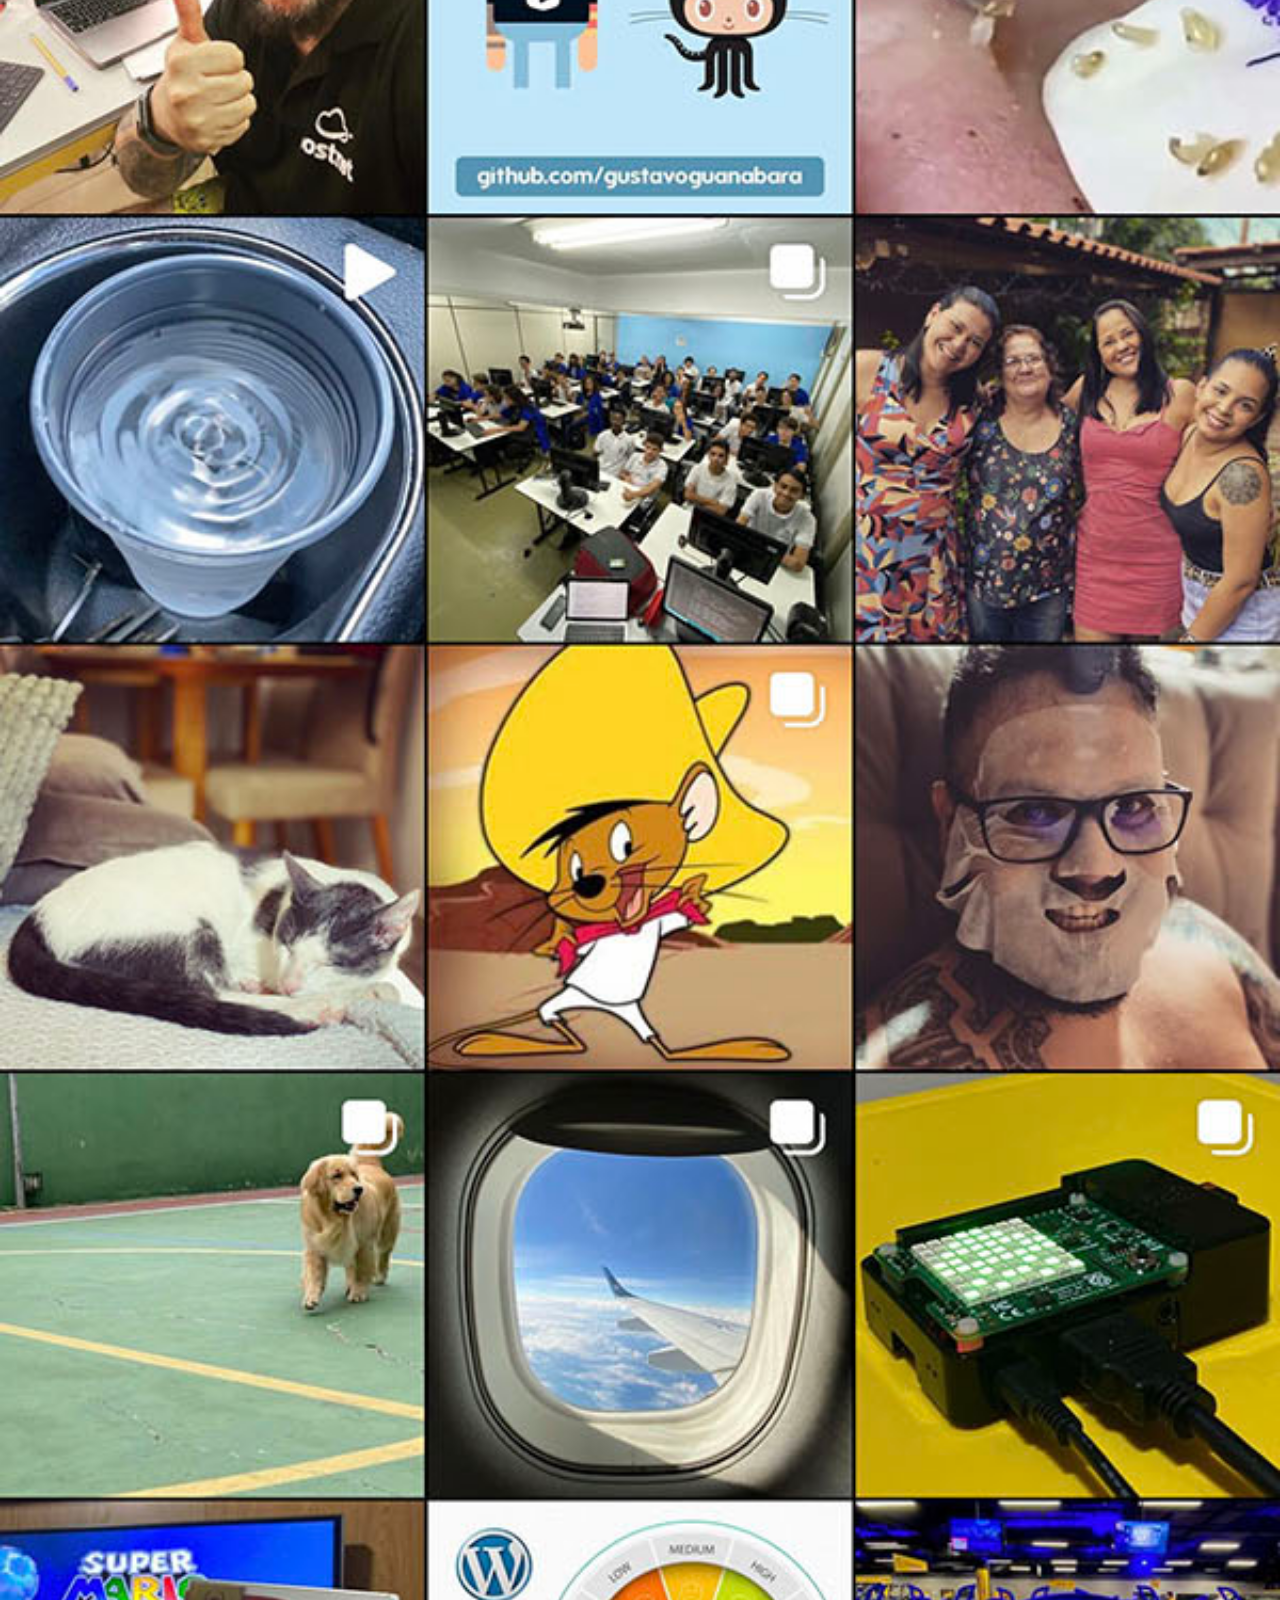
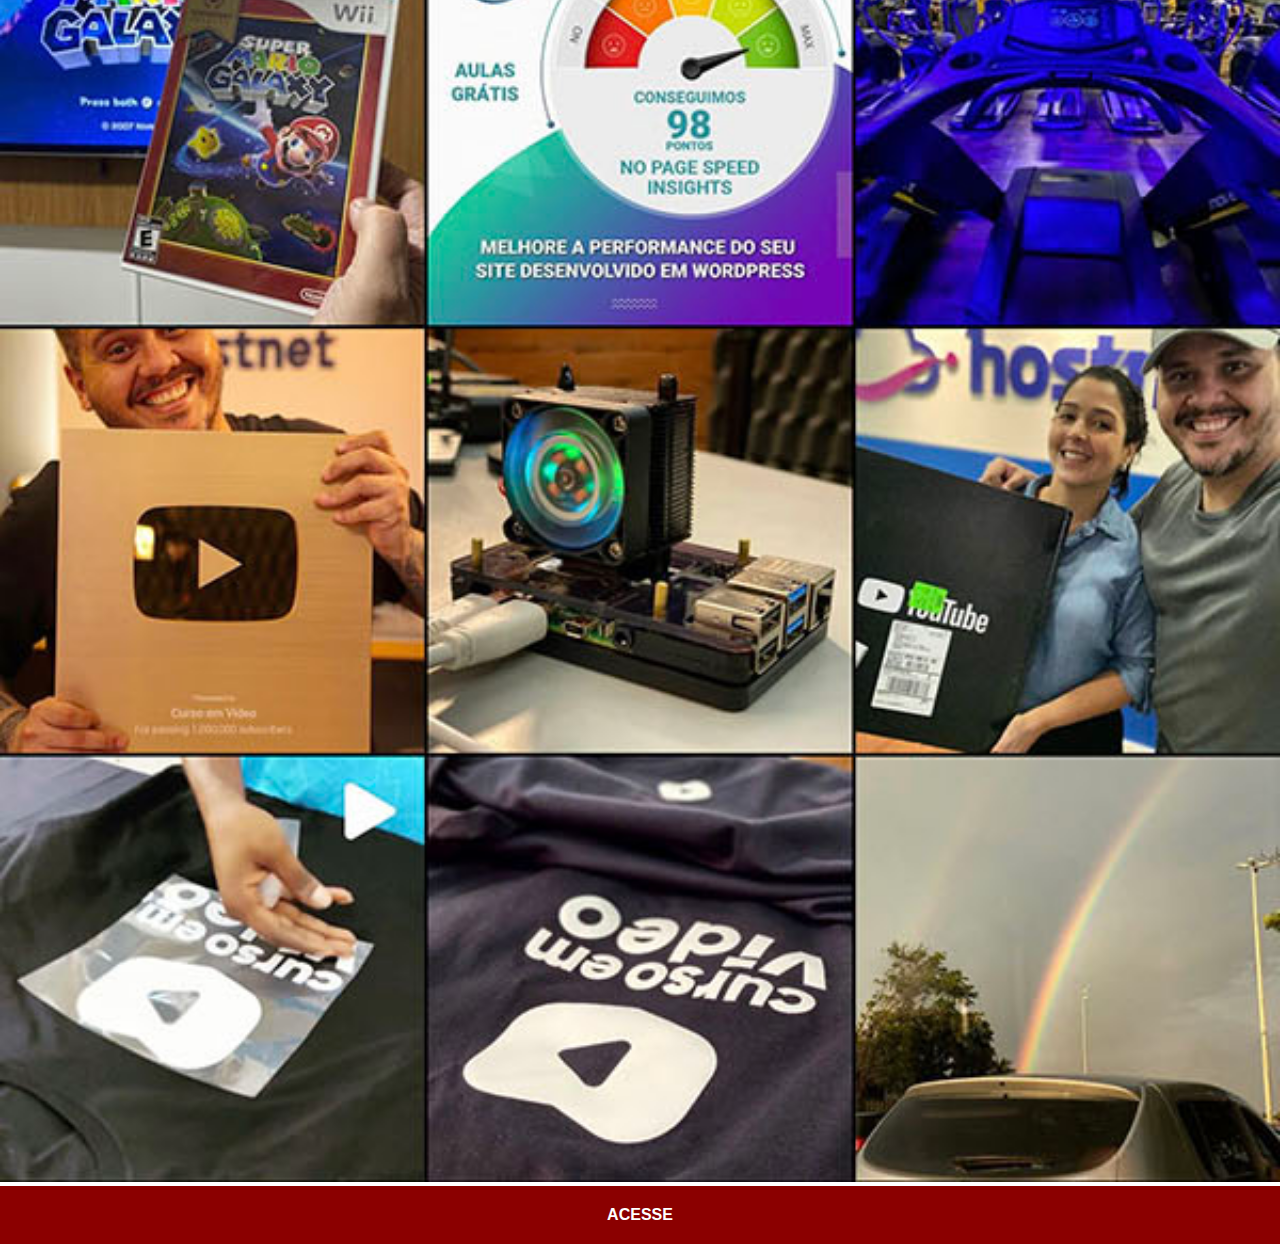
<file: instagram.html>
<!DOCTYPE html>
<html lang="pt-br">
<head>
    <meta charset="UTF-8">
    <meta name="viewport" content="width=device-width, initial-scale=1.0">
    <title>Document</title>
    <link rel="stylesheet" href="estilos/social.css">
</head>
<body>
    <img src="imagens/tela-instagram.jpg" alt="instagram">
    <a href="https://www.instagram.com/gustavoguanabara" target="_blank">ACESSE</a>
</body>
</html>
</file>
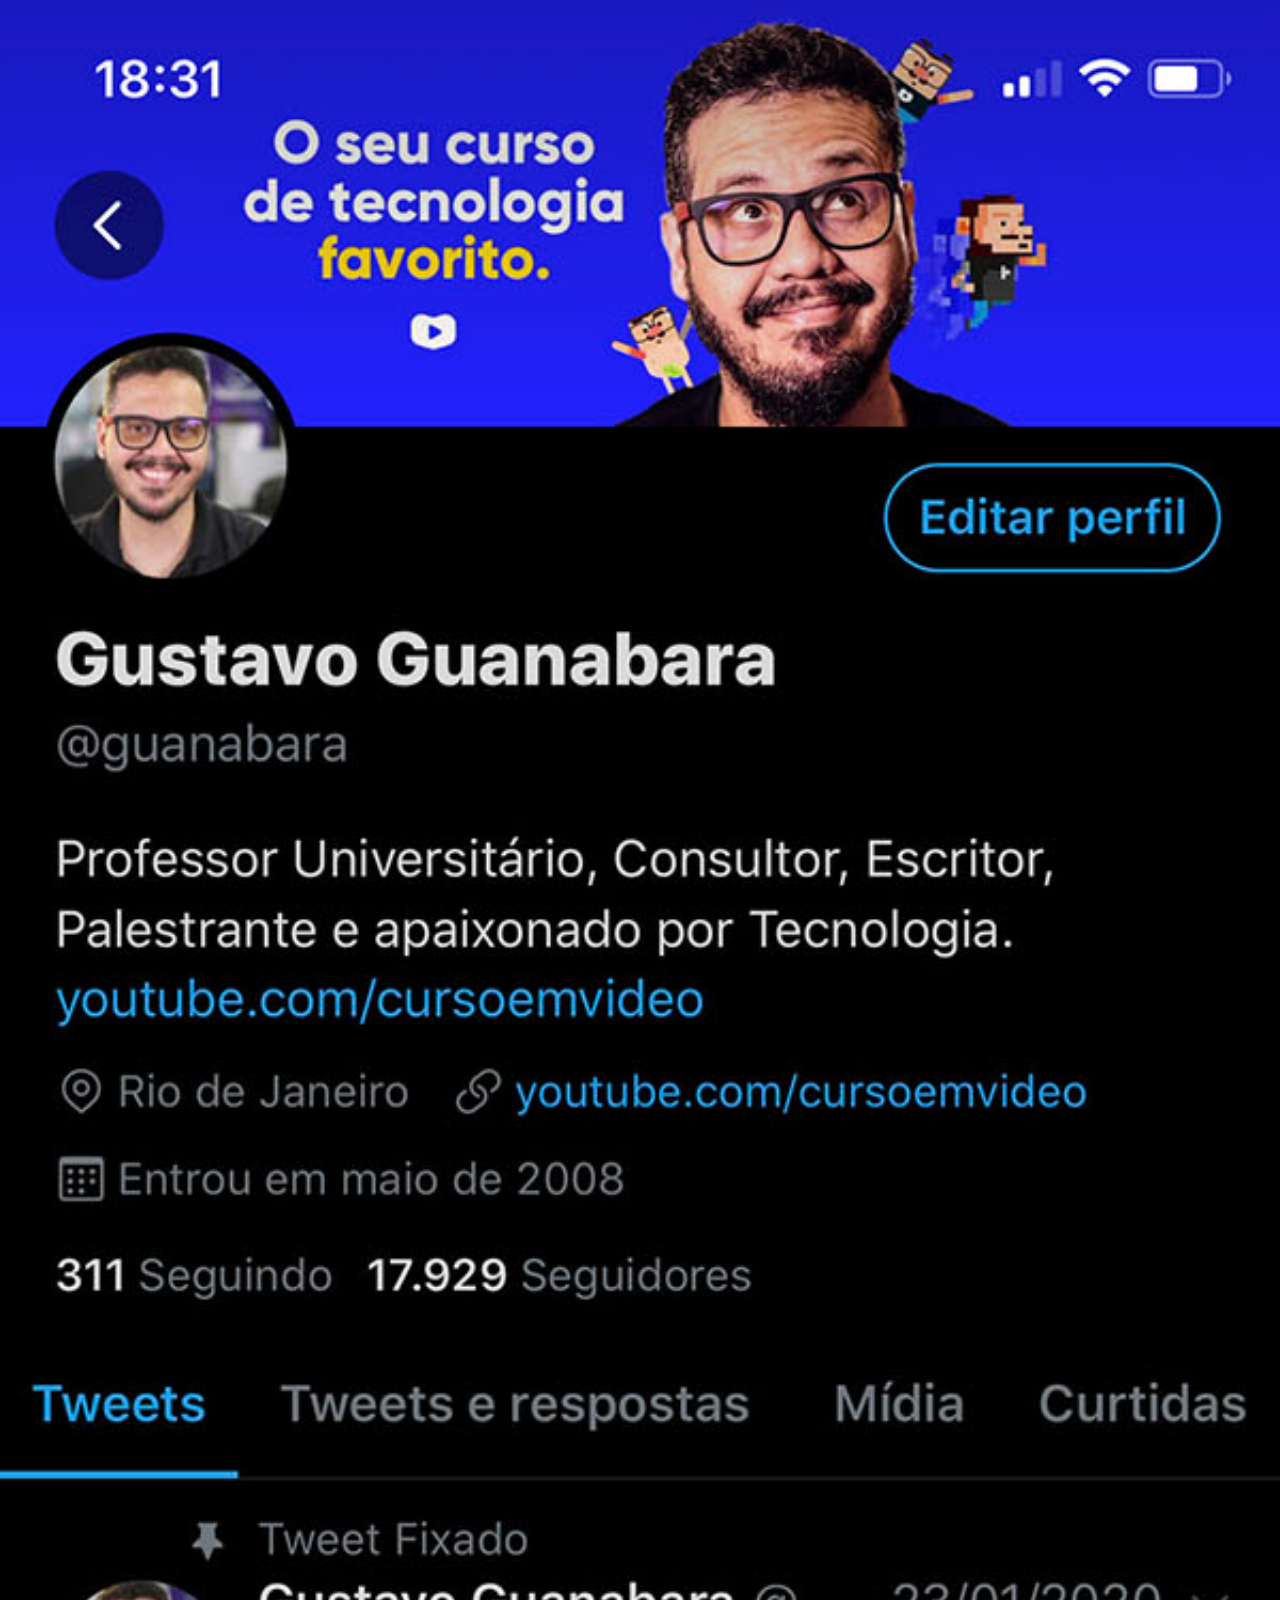
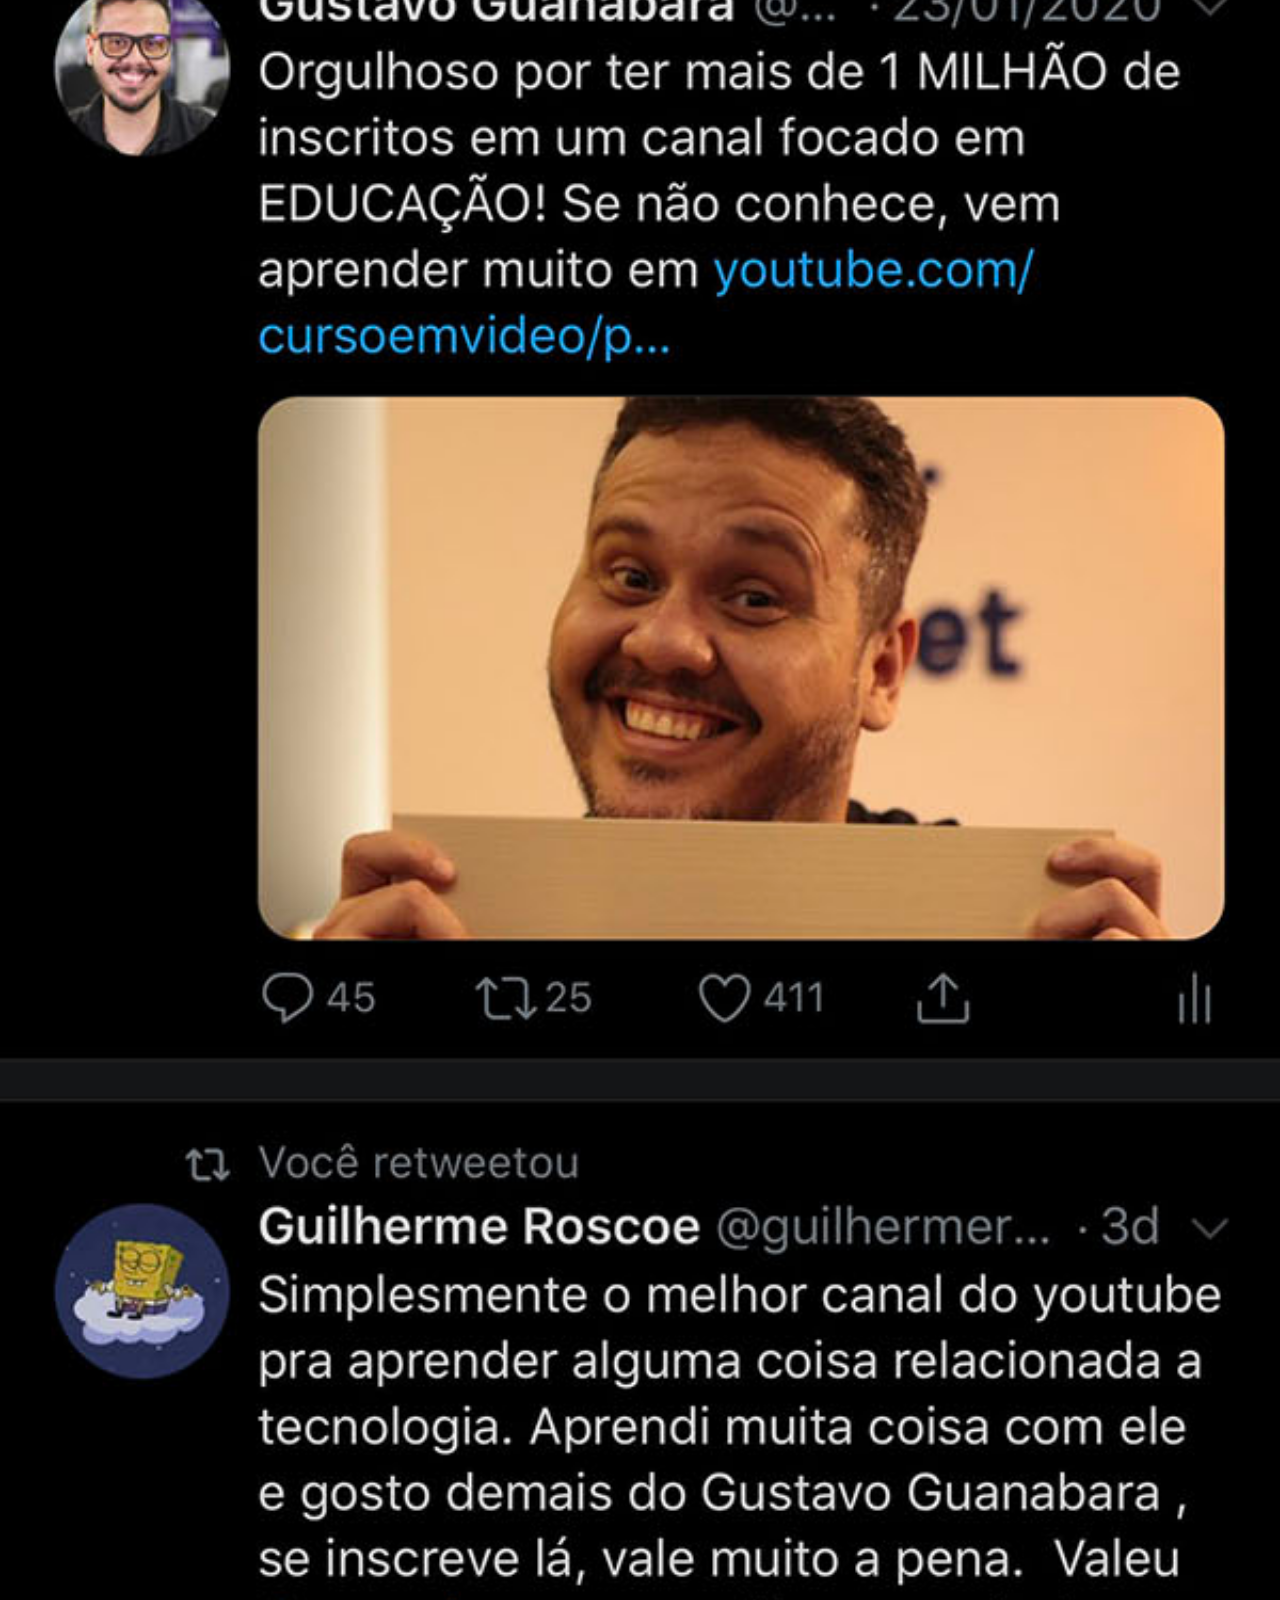
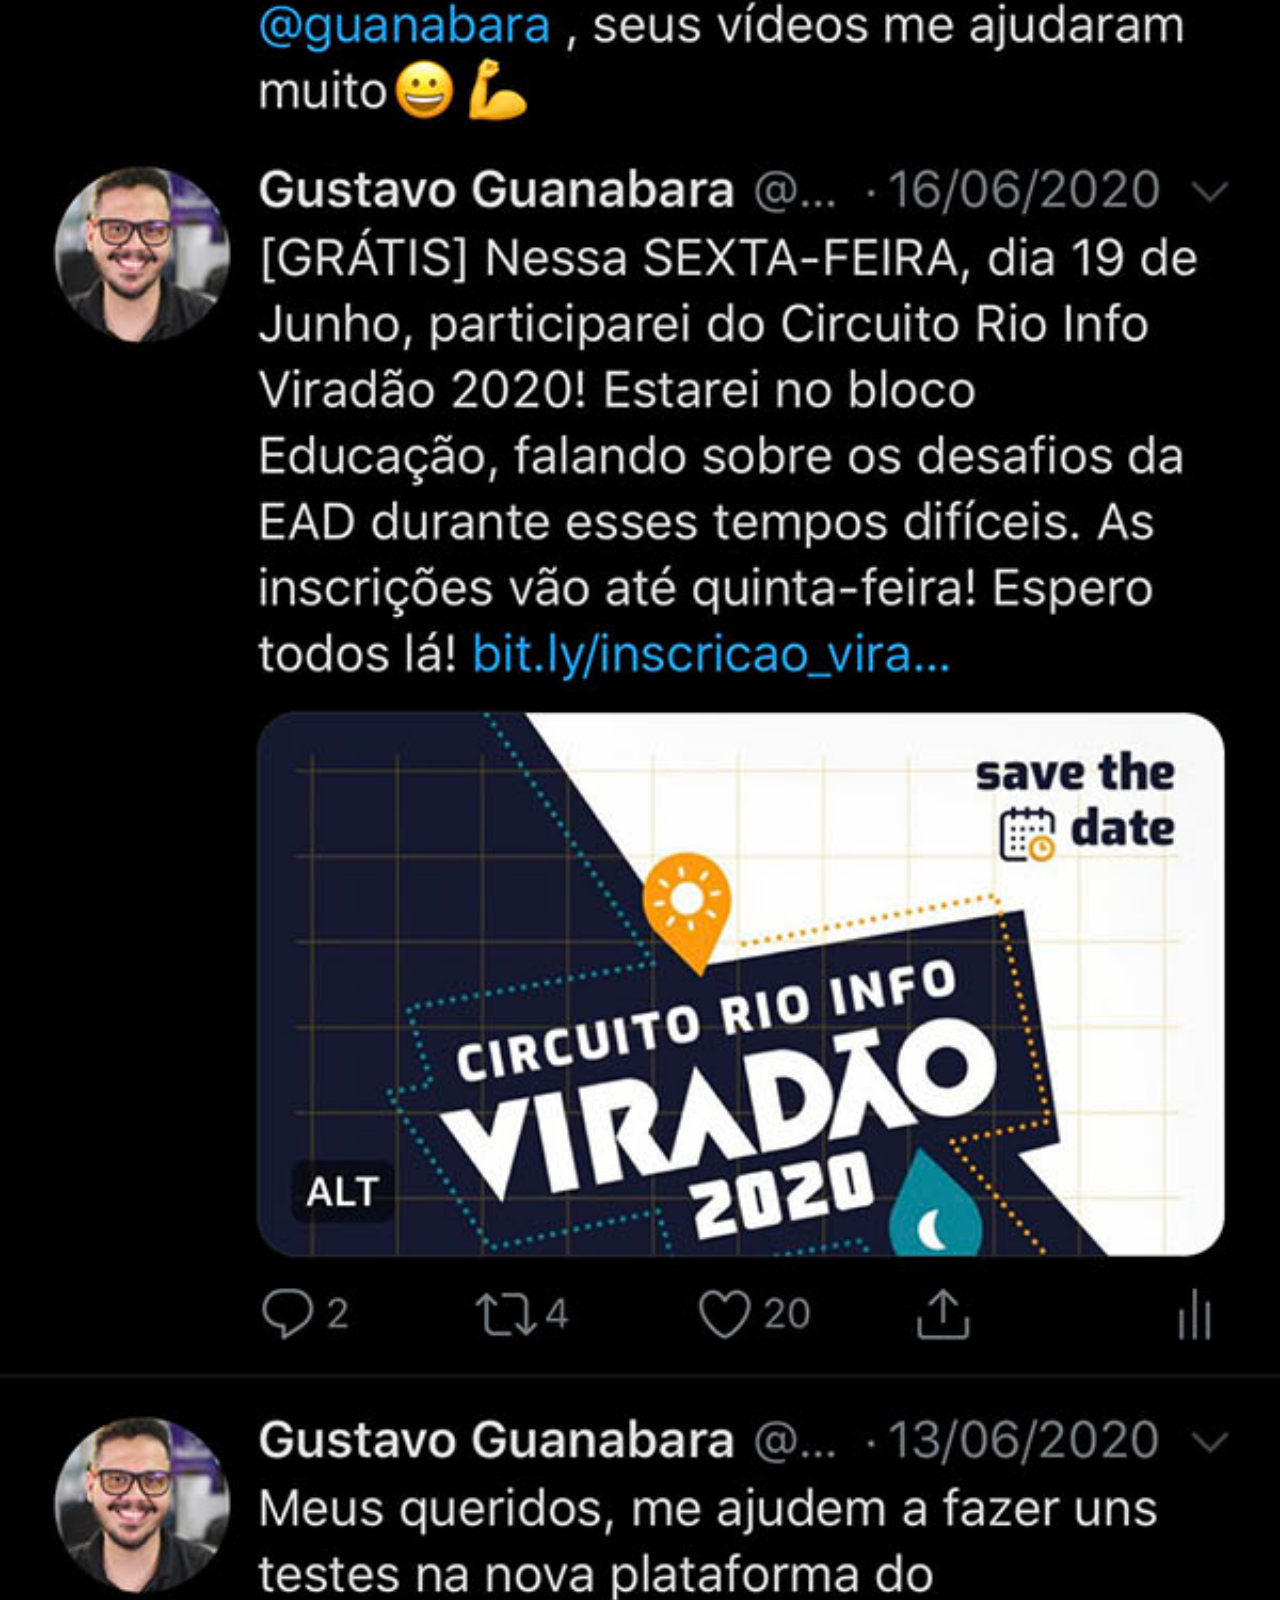
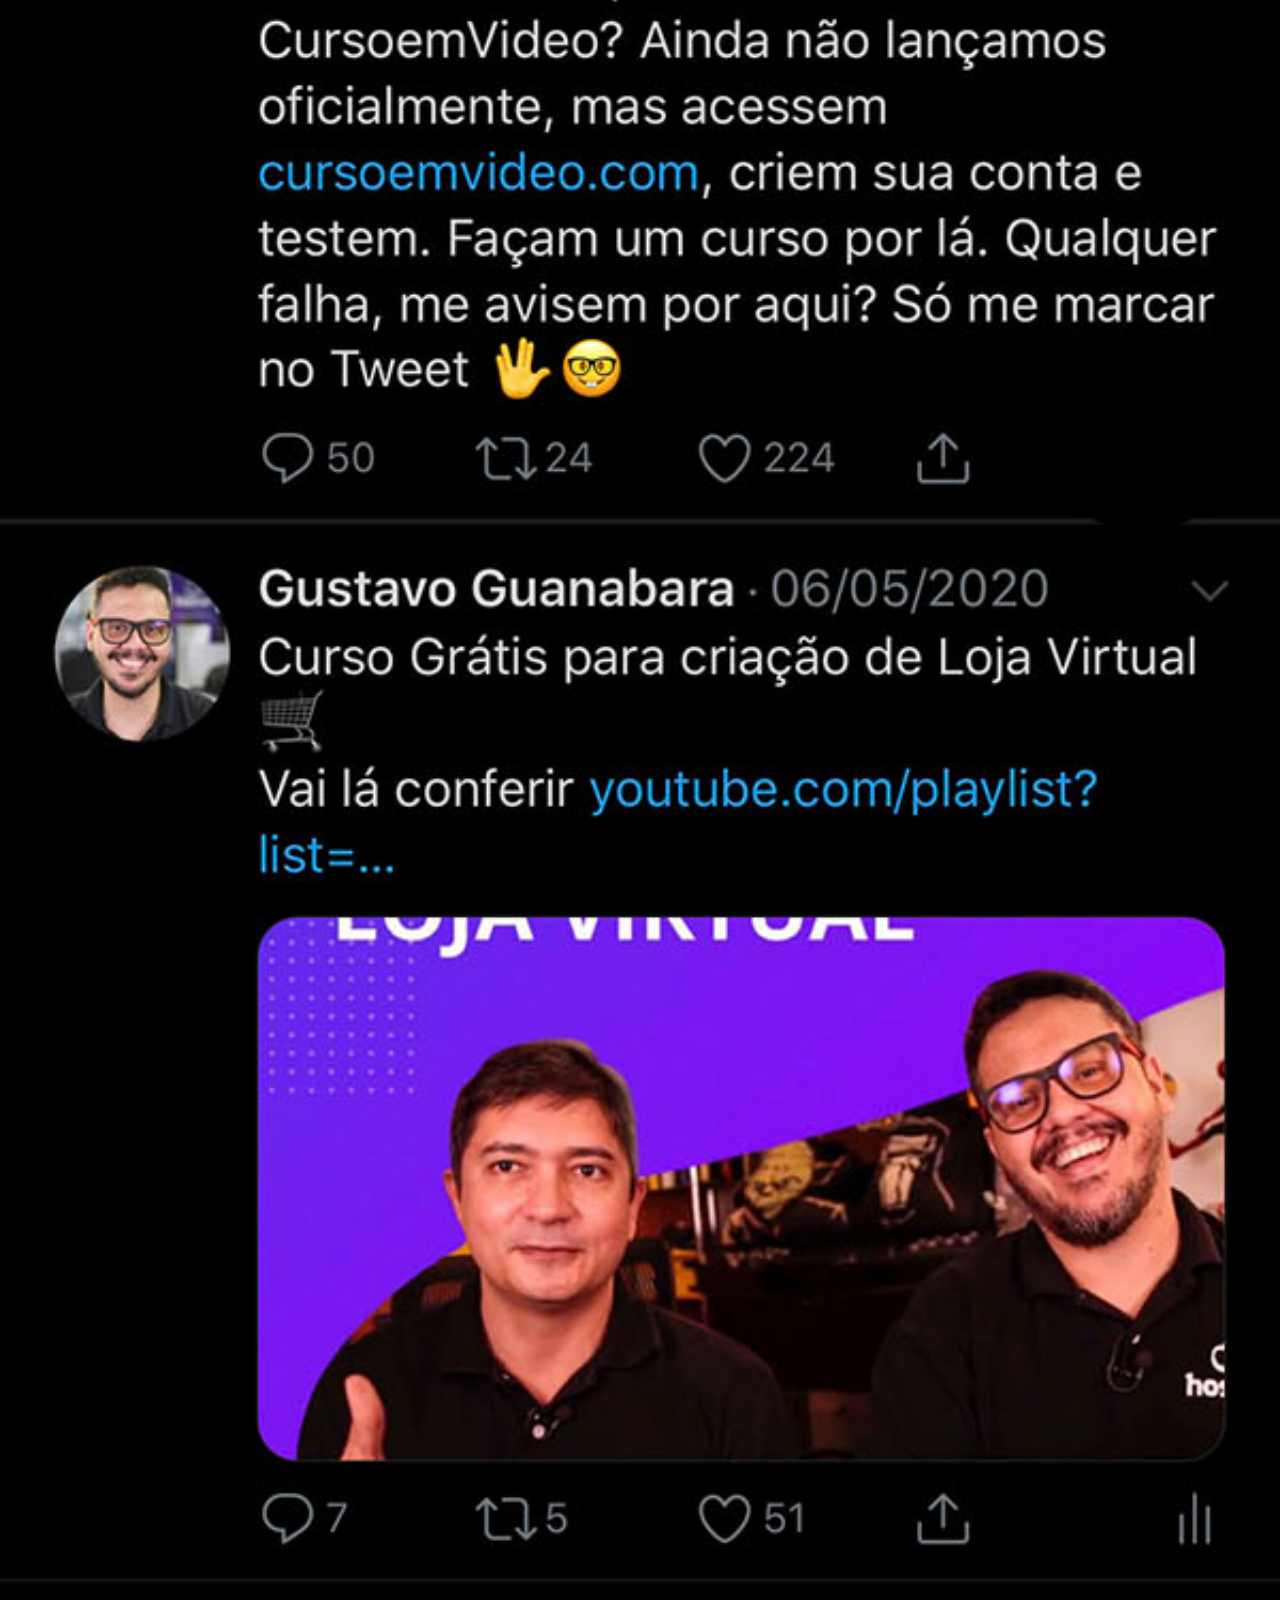
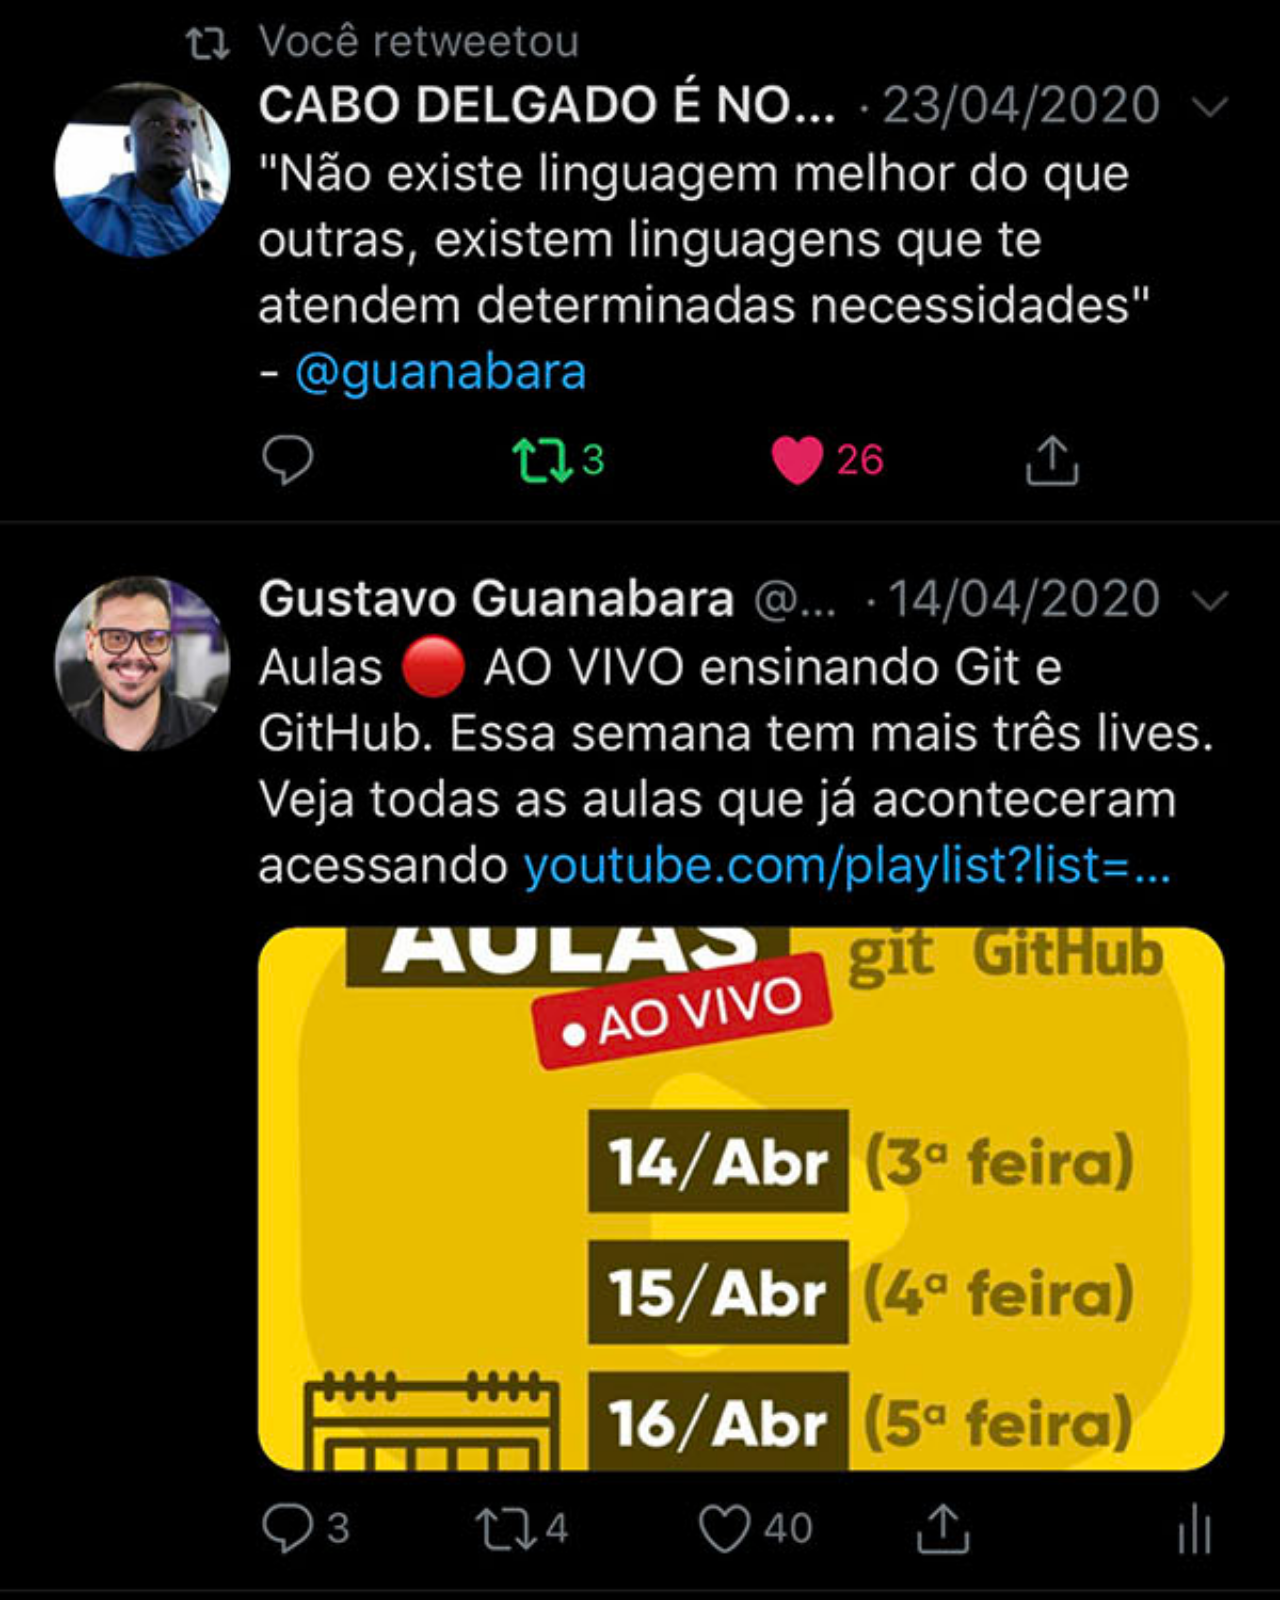
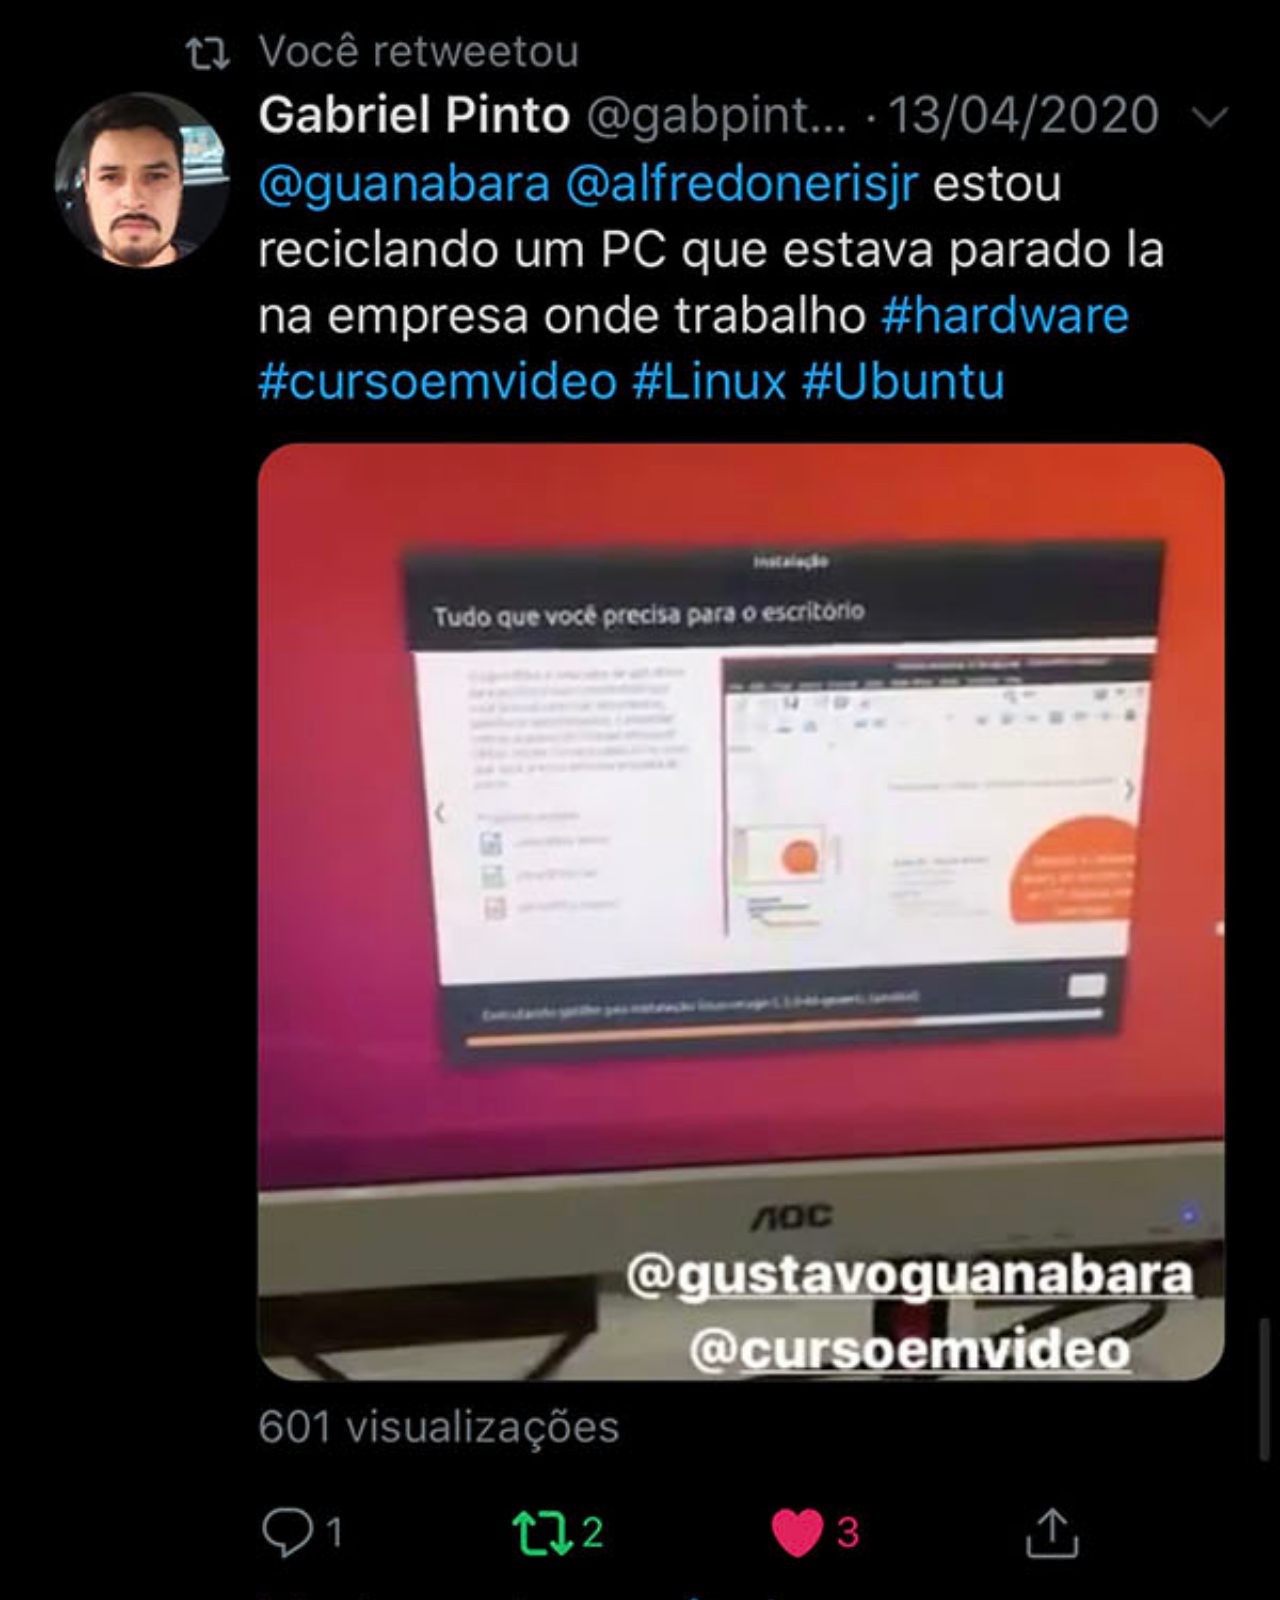
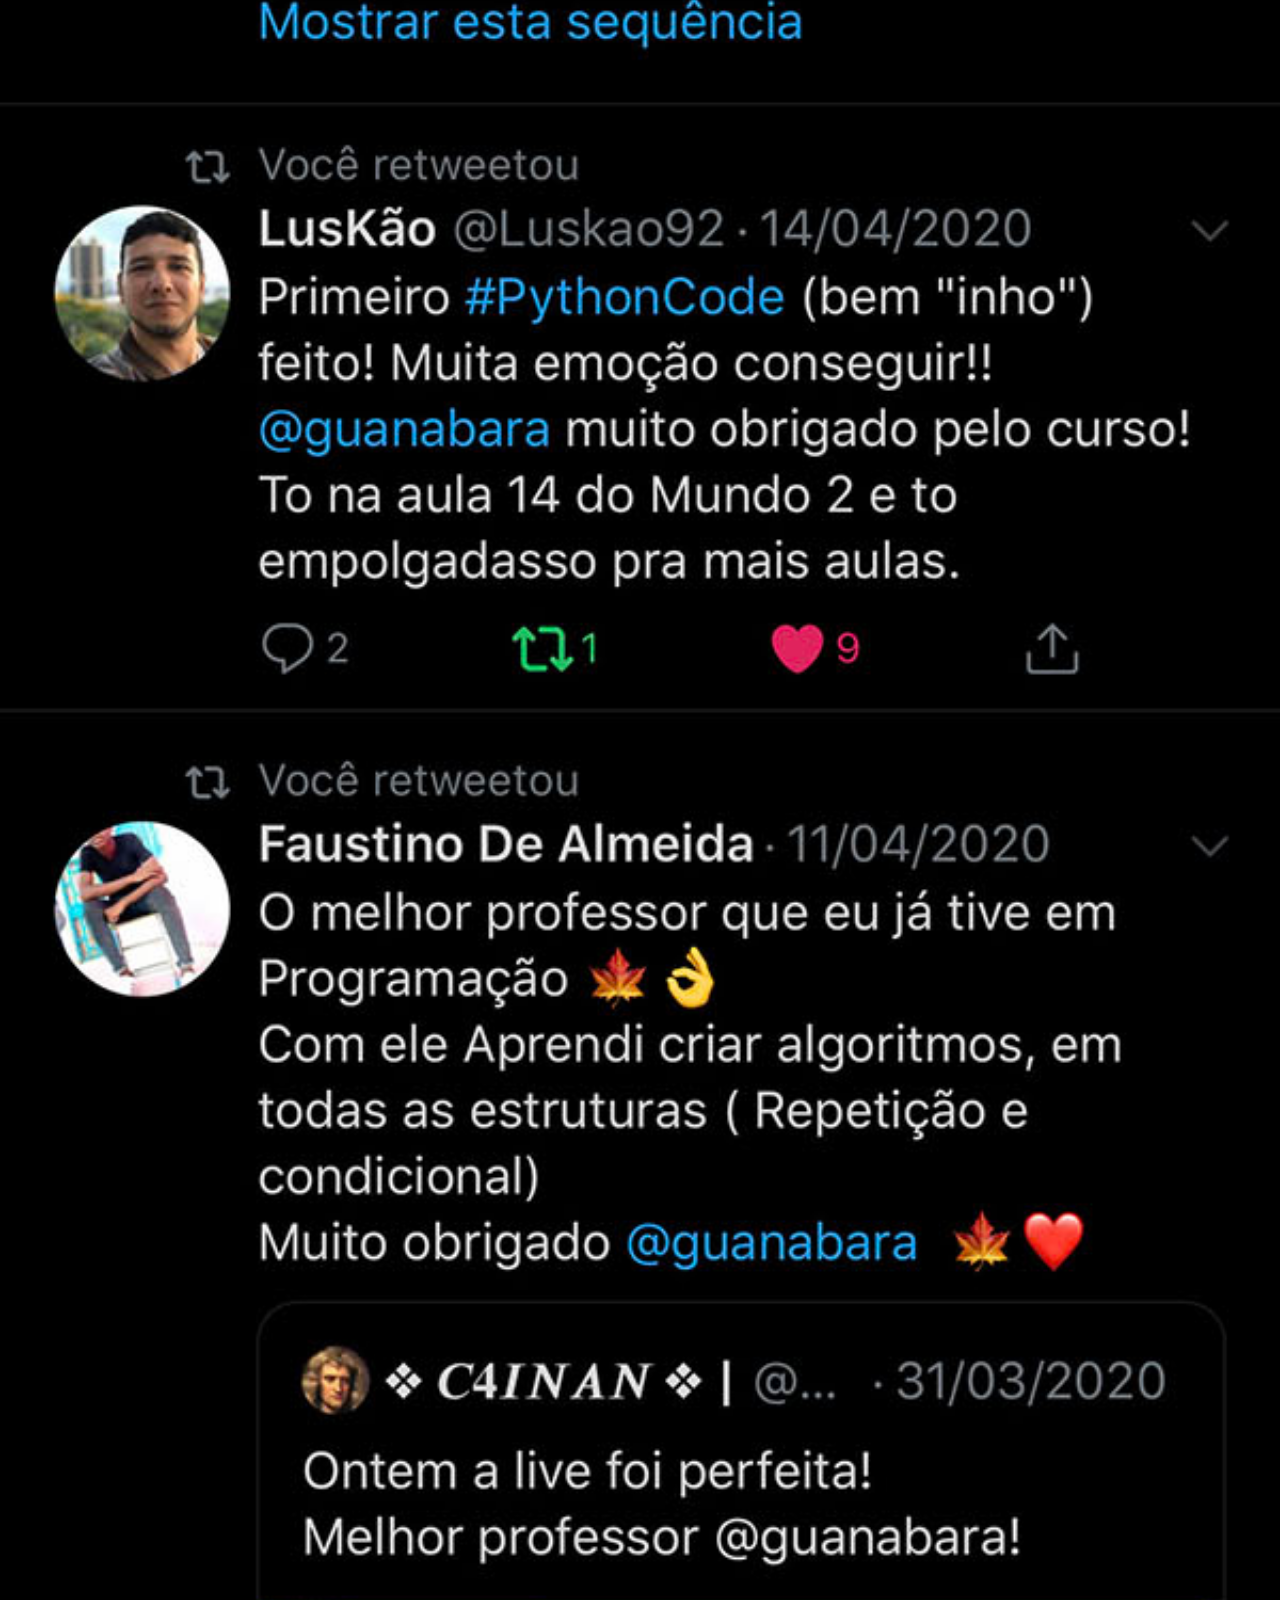
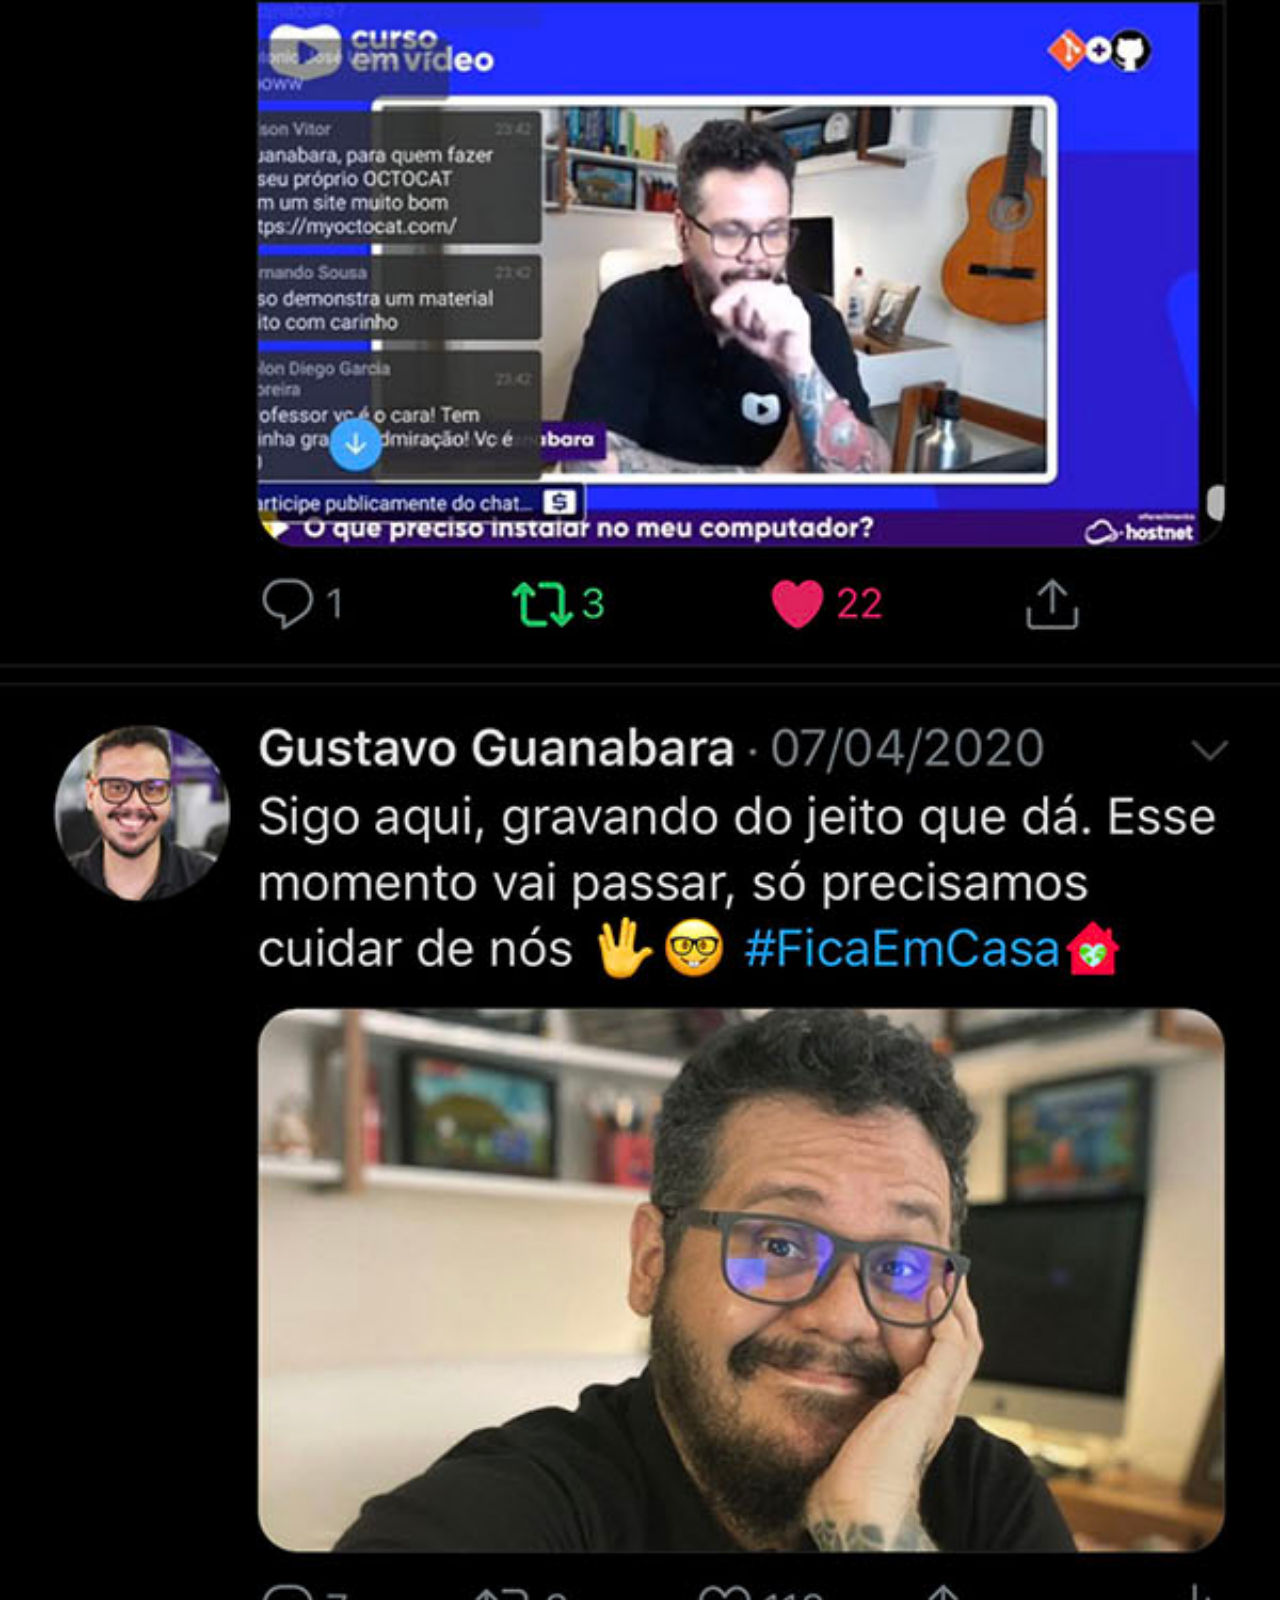
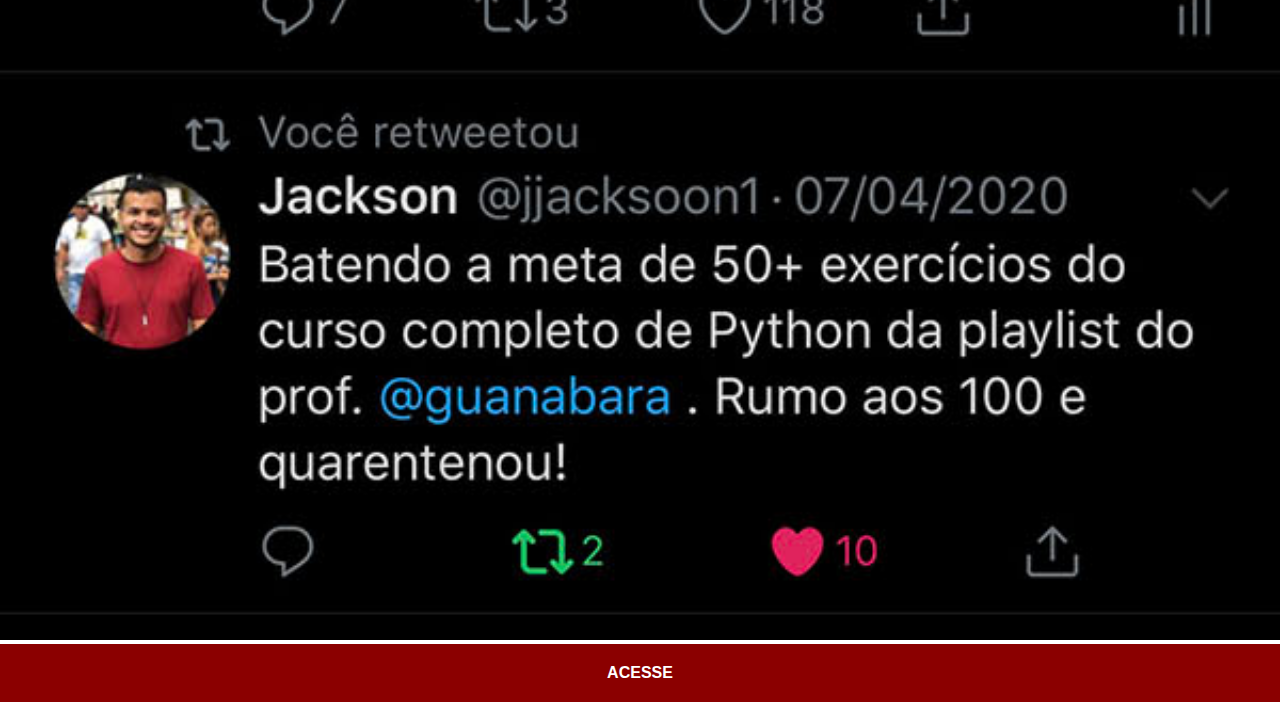
<file: twitter.html>
<!DOCTYPE html>
<html lang="pt-br">
<head>
    <meta charset="UTF-8">
    <meta name="viewport" content="width=device-width, initial-scale=1.0">
    <title>Document</title>
    <link rel="stylesheet" href="estilos/social.css">
</head>
<body>
    <img src="imagens/tela-twitter.jpg" alt="twitter">
    <a href="https://www.x.com/guanabara" target="_blank">ACESSE</a>
</body>
</html>
</file>
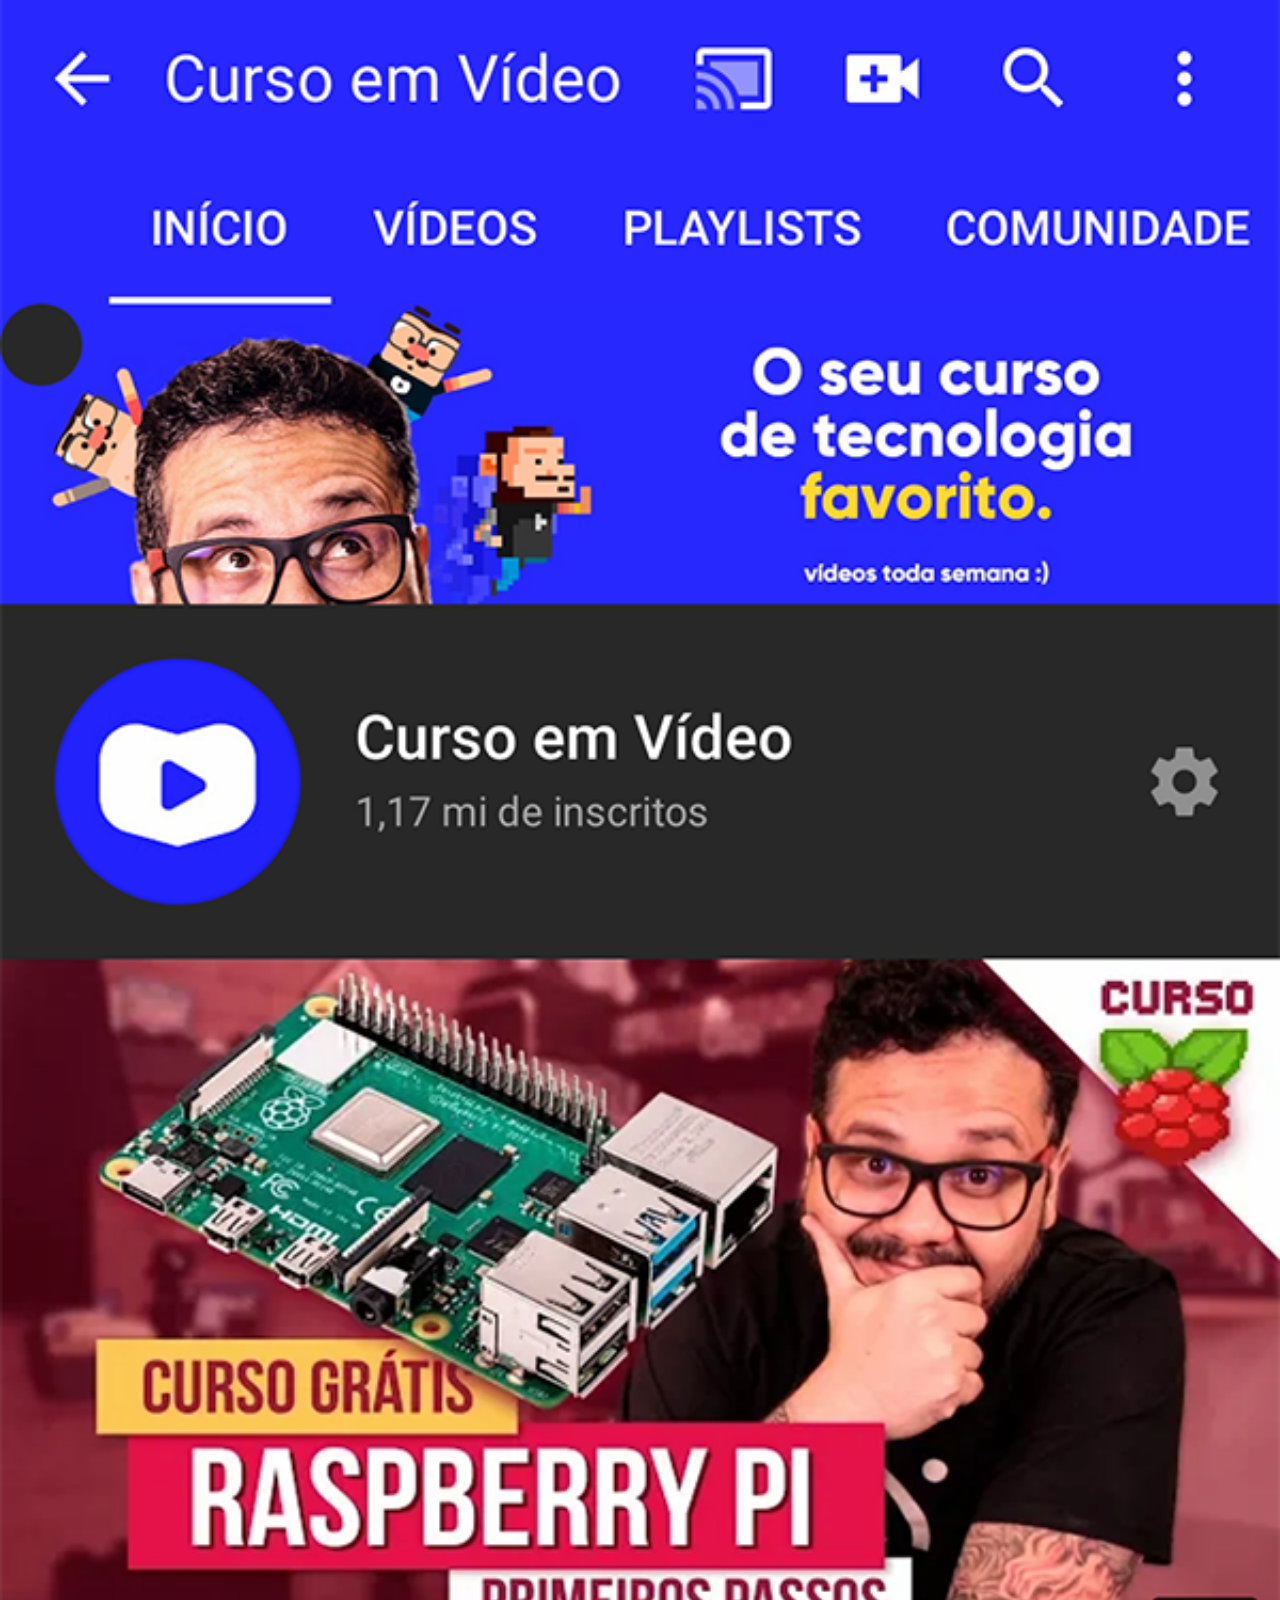
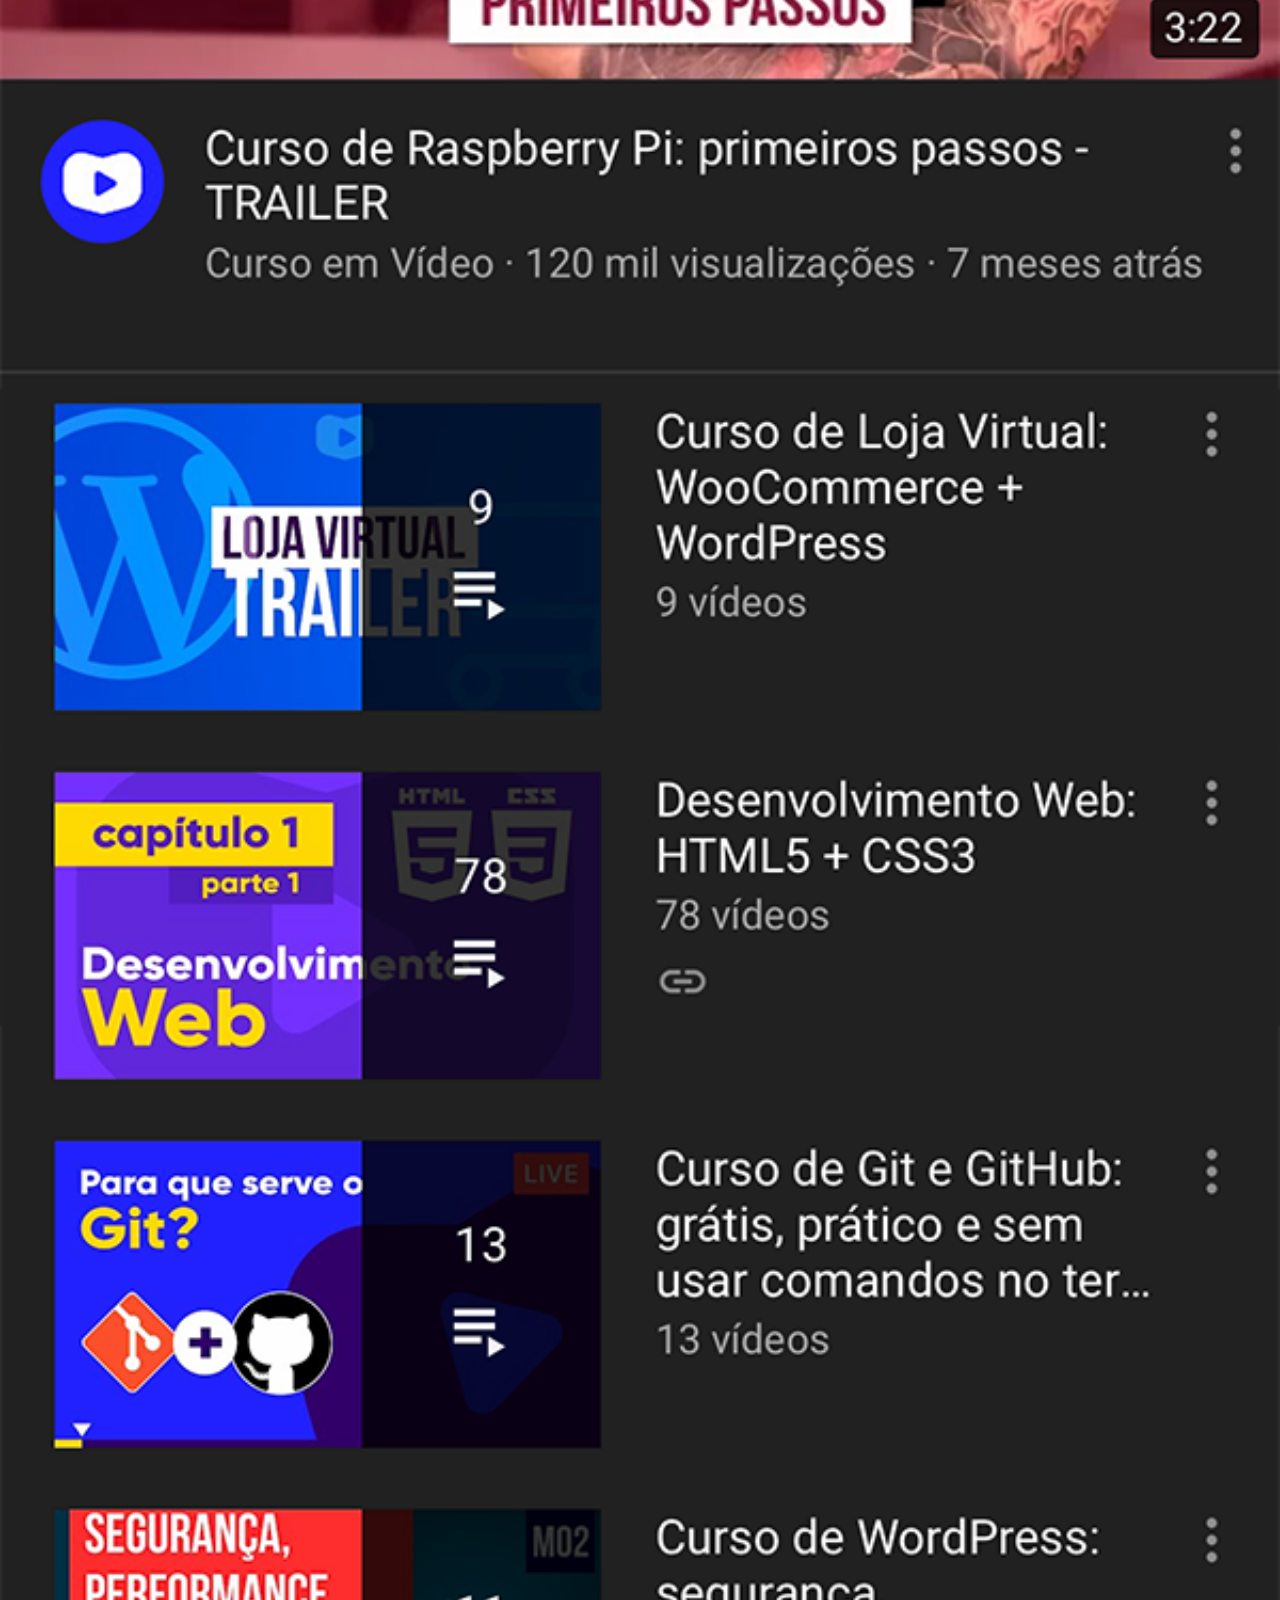
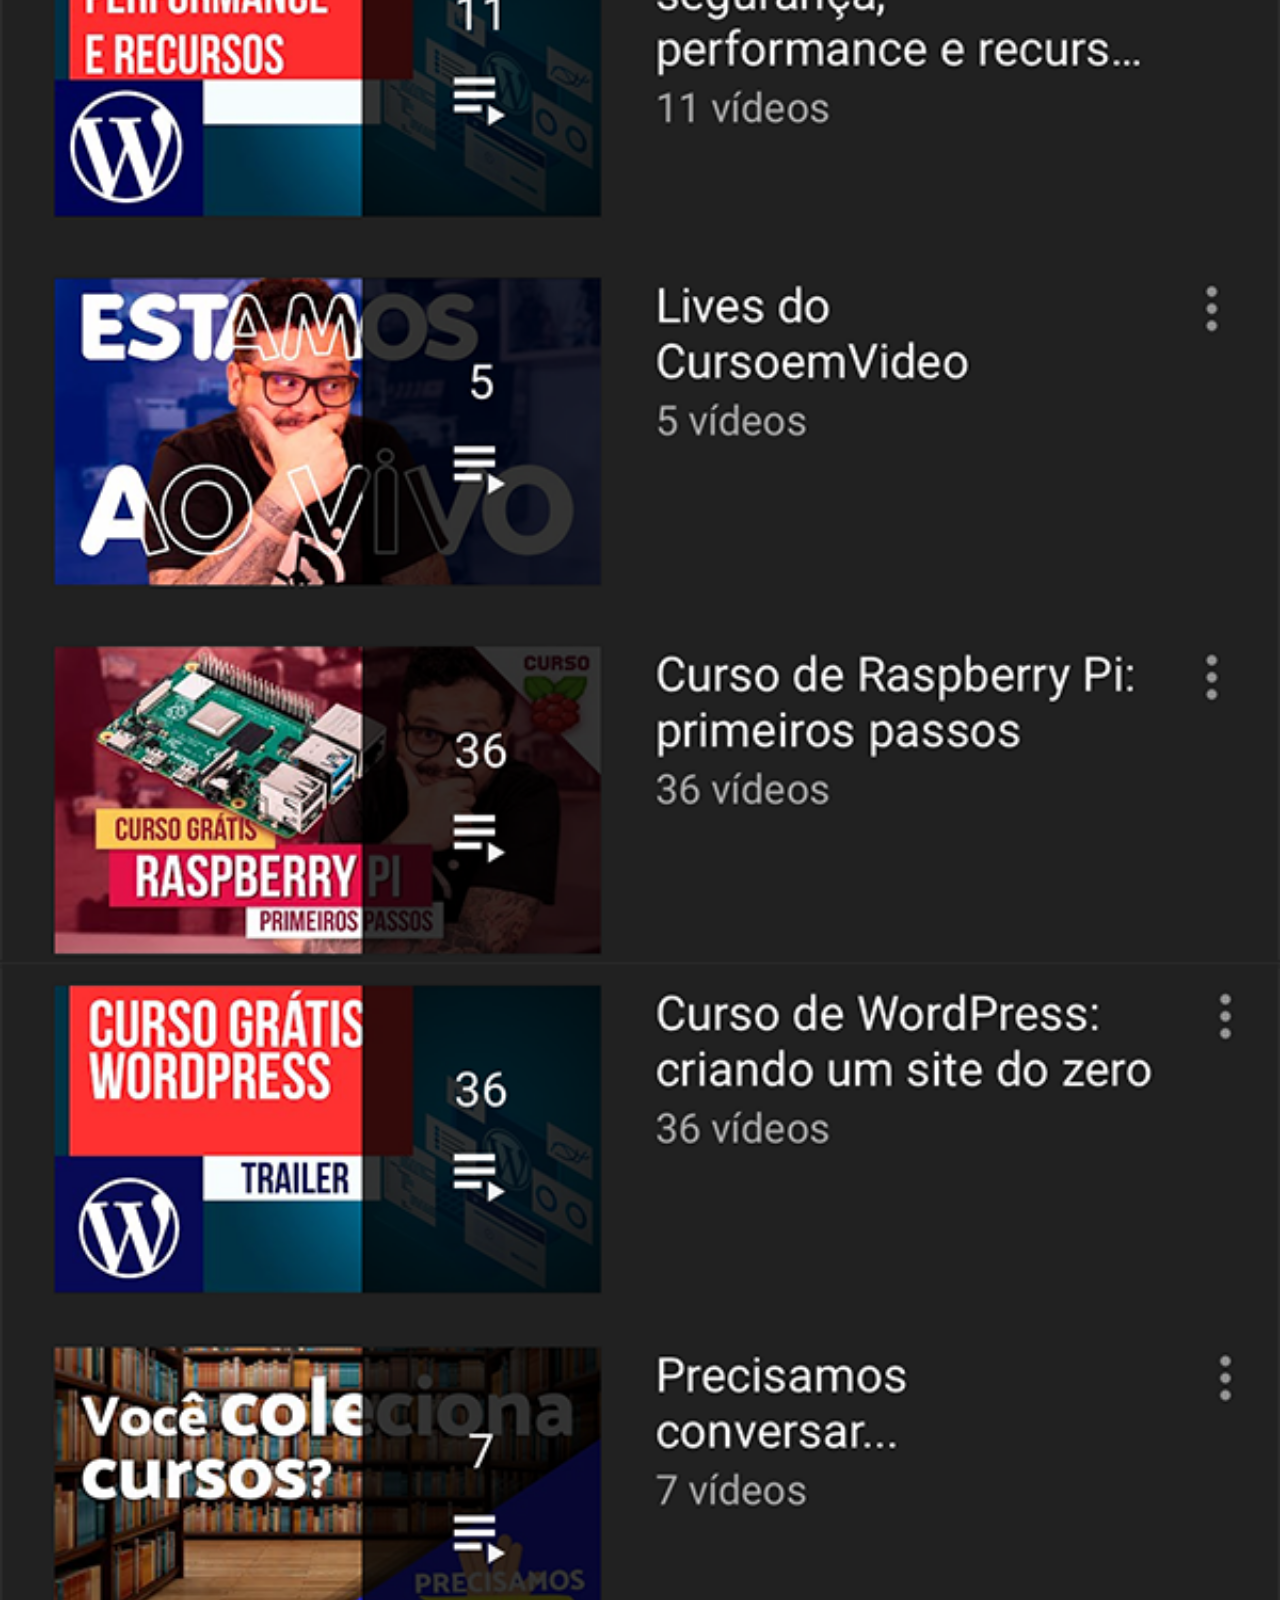
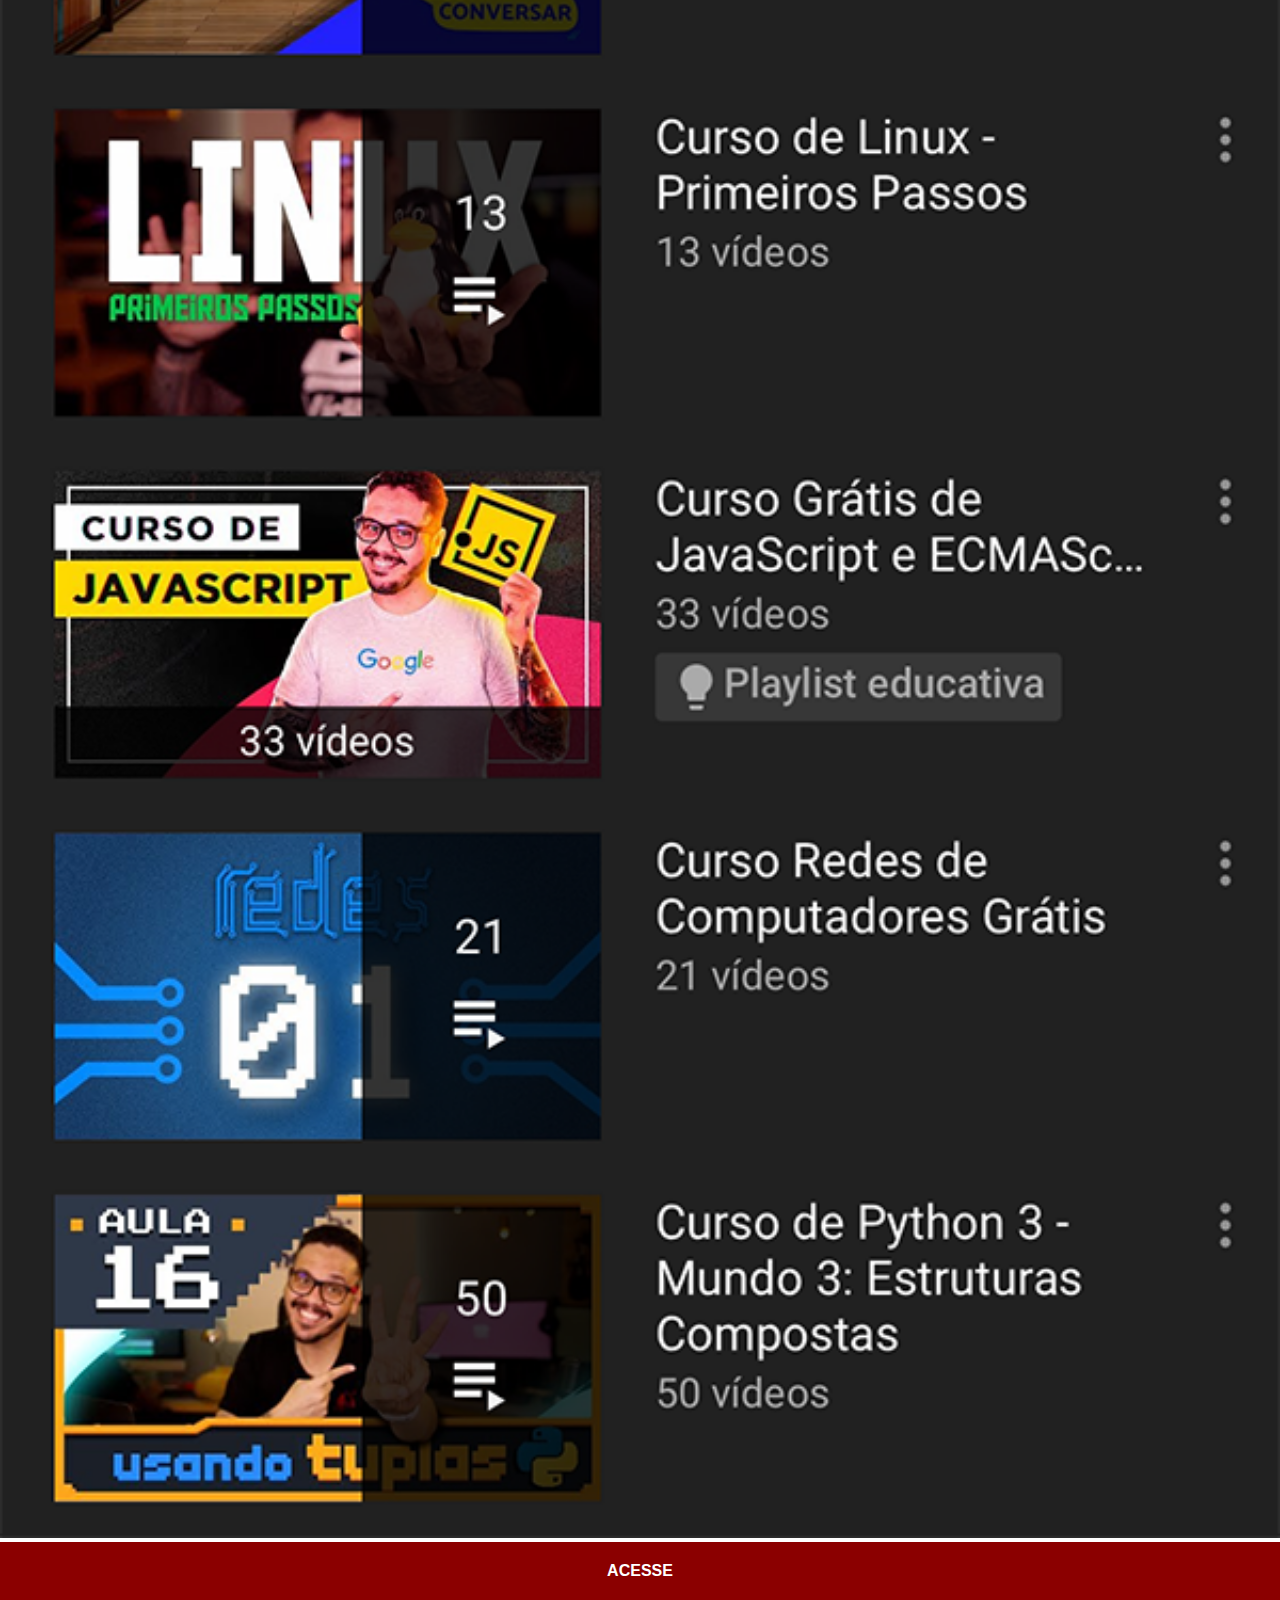
<file: youtube.html>
<!DOCTYPE html>
<html lang="pt-br">
<head>
    <meta charset="UTF-8">
    <meta name="viewport" content="width=device-width, initial-scale=1.0">
    <title>Youtube</title>
    <link rel="stylesheet" href="imagens/social.css">
</head>
<body>
    <img src="imagens/tela-youtube.png" alt="Youtube">
    <a href="https://www.youtube.com/cursoemvideo" target="_blank">ACESSE</a>
</body>
</html>
</file>
<file: estilos/style.css>
@charset "UTF-8";

* {
    margin: 0;
    padding: 0;
    font-family: 'Courier New', Courier, monospace;
}

html, body {
    height: 100vh;
    width: 100vw;
    background-color: black;
}

body {
    background: url('../imagens/fundo-madeira.jpg') no-repeat top center;
    background-size: cover;
    background-attachment: fixed;
}

main {
    height: 100vh;
    position: relative;
    
}

section#telefone {
    position: absolute;
    top: 50%;
    left: 50%;
    transform: translate(-50%, -50%);

    height: 627px;
    width: 311px;
    background: url('../imagens/frame-iphone.png') no-repeat;

}


iframe#tela {
    position: relative;
    top: 80px;
    left: 22px;
    width: 267px;
    height: 471px;
}

section#redes-sociais {
    text-align: right;
}

section#redes-sociais img {
    width: 50px;
    margin: 10px;
    border-radius: 50%;
    box-shadow: 2px 2px 5px rgba(0, 0, 0, 0.322);
    box-sizing: border-box;
}

section#redes-sociais img:hover {
    border: 2px solid rgba(255, 255, 255, 0.281);
    box-shadow: 5px 5px 10px rgba(0, 0, 0, 0.603);
    transform: translate(-3px, -3px);
    transition: transform 0.2s, border 0.3s;
}
</file>
<file: estilos/social.css>
@charset 'UTF-8';
        
        
        * {
            margin: 0px;
            padding: 0px;
            font-family: Arial, Helvetica, sans-serif;
        }


        ::-webkit-scrollbar {
            width: 0px;
            height: 0px;
        }
        img {
            width: 100vw;

        }

        a {
            display: block;
            background-color: darkred;
            color: white;
            padding: 20px;
            text-align: center;
            font-weight: bolder;
            text-decoration: none;
        }
        a:hover {
            background-color: red;
        }
</file>
<file: imagens/social.css>
@charset 'UTF-8';
        
        
        * {
            margin: 0px;
            padding: 0px;
            font-family: Arial, Helvetica, sans-serif;
        }


        ::-webkit-scrollbar {
            width: 0px;
            height: 0px;
        }
        img {
            width: 100vw;

        }

        a {
            display: block;
            background-color: darkred;
            color: white;
            padding: 20px;
            text-align: center;
            font-weight: bolder;
            text-decoration: none;
        }
        a:hover {
            background-color: red;
        }
</file>
